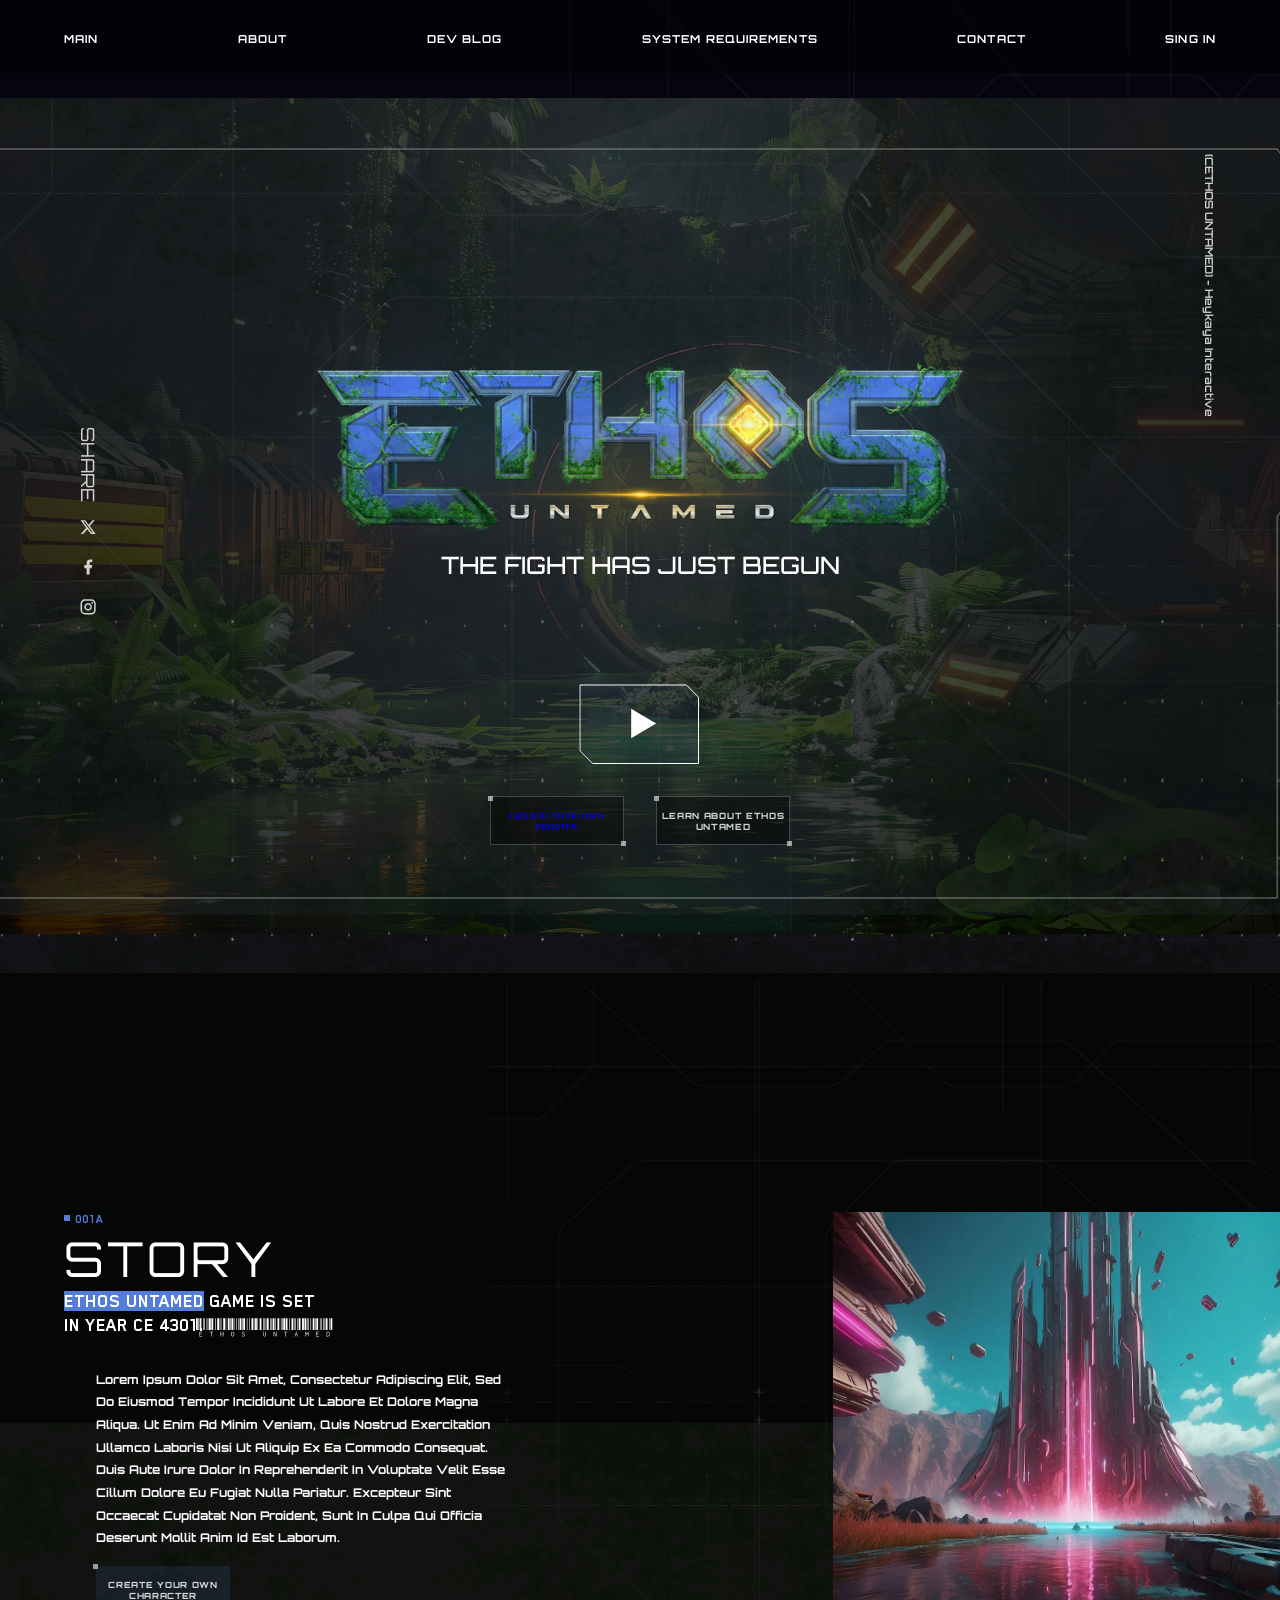
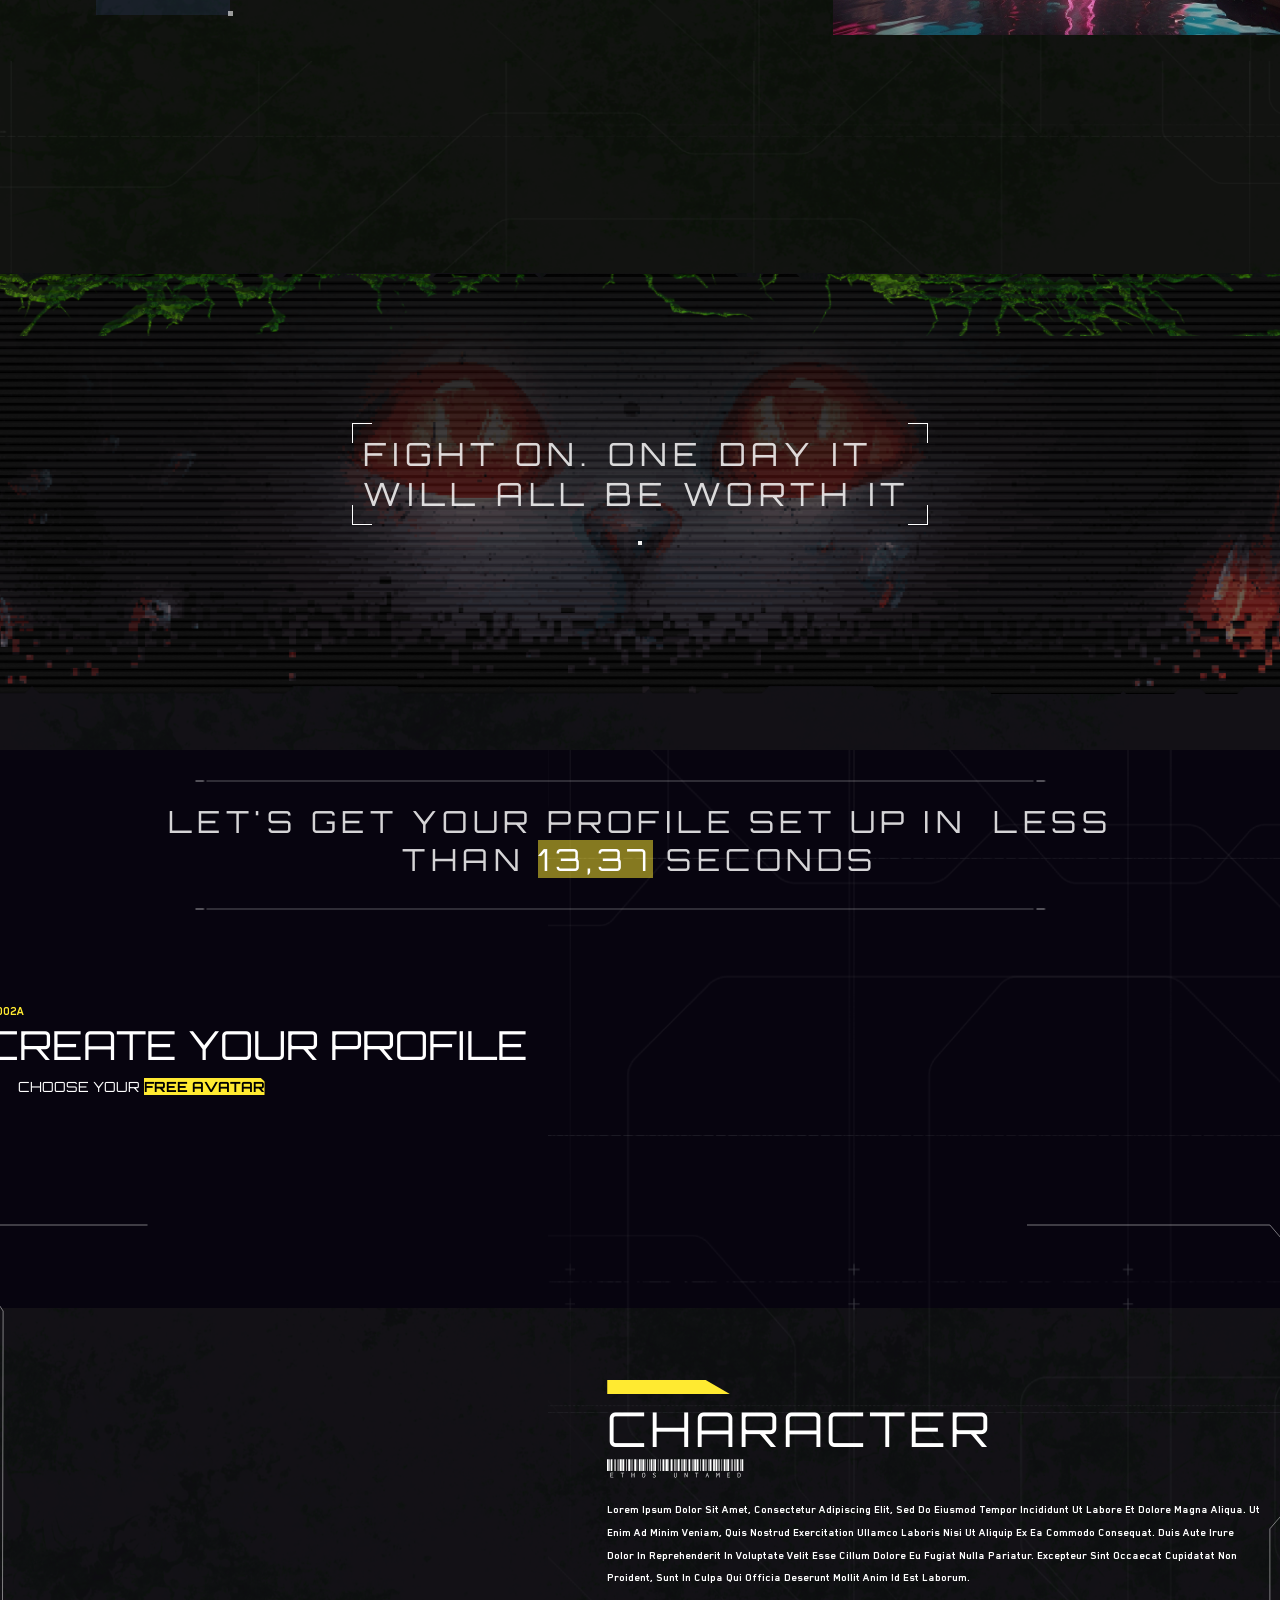
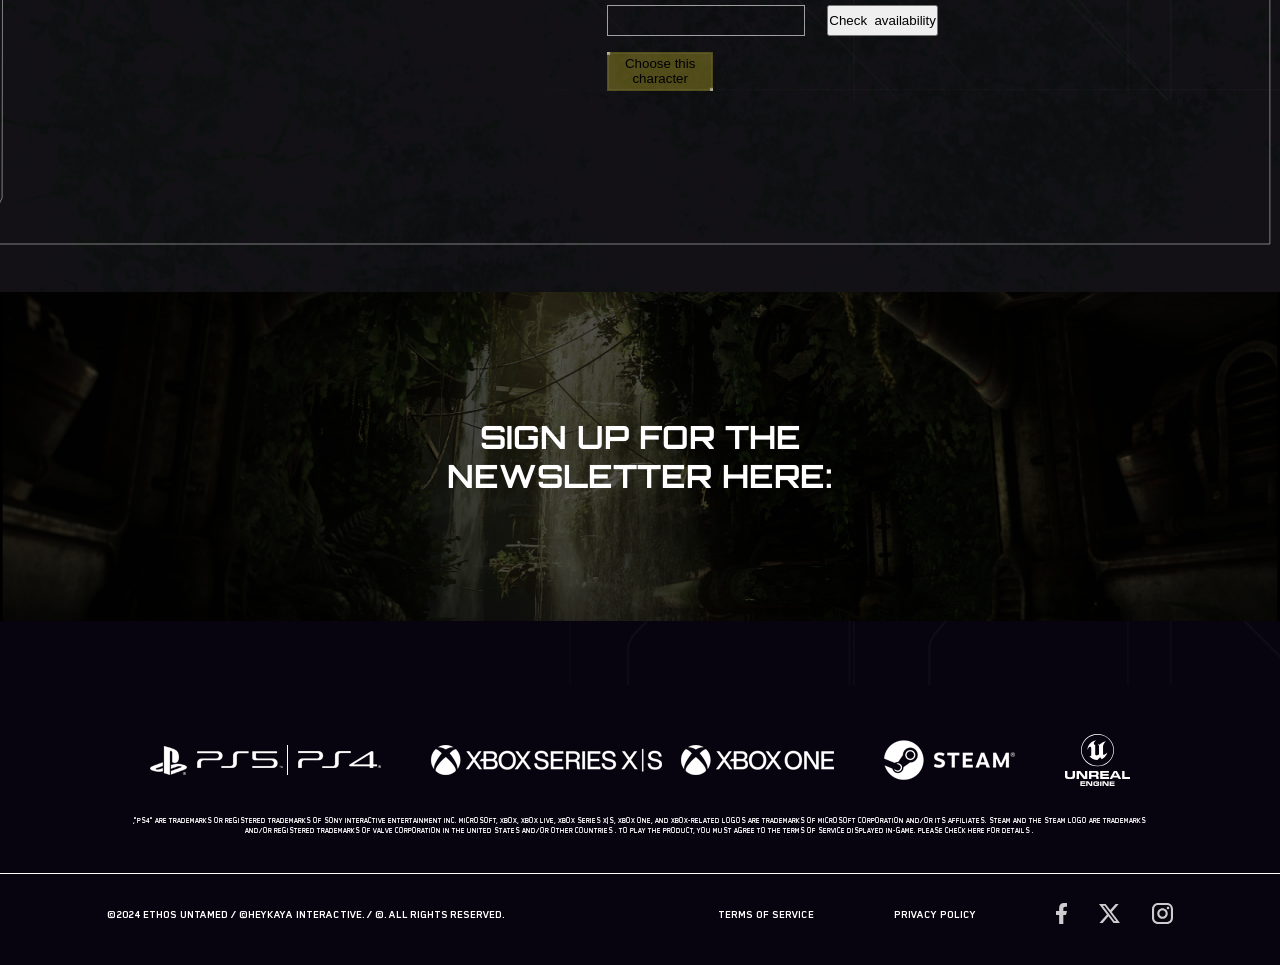
<file: index.html>
<!DOCTYPE html>
<html lang="en">

<head>
    <meta charset="UTF-8">
    <meta http-equiv="X-UA-Compatible" content="IE=edge">
    <meta name="viewport" content="width=device-width, initial-scale=1.0">
    <link href="https://unpkg.com/aos@2.3.1/dist/aos.css" rel="stylesheet">
    <link rel="stylesheet" href="https://cdn.jsdelivr.net/npm/swiper@11/swiper-bundle.min.css" />

    <link rel="stylesheet" href="style.css">
    <title>Ethos</title>
</head>

<body>
    <header>
        <nav>
            <ul class="nav-ul">
                <li class="nav-links"><a href="">main</a></li>
                <li class="nav-links"><a href="">about</a></li>
                <li class="nav-links"><a href="">dev blog</a></li>
                <li class="nav-links"><a href="">System requirements</a></li>
                <li class="nav-links"><a href="">Contact</a></li>
                <li class="nav-links"><a href="">sing in</a></li>
            </ul>
        </nav>
        <div class="hero">
            <div class="hero-socials">
                <p>share</p>
                <span><svg xmlns="http://www.w3.org/2000/svg" width="19" height="19" viewBox="0 0 19 19" fill="none">
                        <path
                            d="M13.4663 2.27586H15.793L10.7102 8.06035L16.6897 15.931H12.0074L8.34104 11.157L4.1451 15.931H1.81614L7.25317 9.74448L1.51724 2.27586H6.31779L9.63297 6.63945L13.4663 2.27586ZM12.65 14.5443H13.9397L5.61683 3.58979H4.2331L12.65 14.5443Z"
                            fill="white" fill-opacity="0.8" />
                    </svg></span>
                <span><svg xmlns="http://www.w3.org/2000/svg" width="19" height="20" viewBox="0 0 19 20" fill="none">
                        <path
                            d="M10.6207 11.1379H12.5172L13.2759 8.10345H10.6207V6.58621C10.6207 5.80483 10.6207 5.06897 12.1379 5.06897H13.2759V2.52C13.0285 2.48738 12.0947 2.4138 11.1085 2.4138C9.04882 2.4138 7.5862 3.67083 7.5862 5.97931V8.10345H5.31033V11.1379H7.5862V17.5862H10.6207V11.1379Z"
                            fill="white" fill-opacity="0.8" />
                    </svg></span>
                <span><svg xmlns="http://www.w3.org/2000/svg" width="19" height="19" viewBox="0 0 19 19" fill="none">
                        <path
                            d="M5.91724 2.31035H12.2897C14.7172 2.31035 16.6897 4.28276 16.6897 6.71035V13.0828C16.6897 14.2497 16.2261 15.3689 15.4009 16.194C14.5758 17.0192 13.4566 17.4828 12.2897 17.4828H5.91724C3.48966 17.4828 1.51724 15.5103 1.51724 13.0828V6.71035C1.51724 5.5434 1.98081 4.42424 2.80597 3.59908C3.63113 2.77392 4.75029 2.31035 5.91724 2.31035ZM5.76552 3.82759C5.0412 3.82759 4.34655 4.11532 3.83439 4.62749C3.32222 5.13966 3.03448 5.83431 3.03448 6.55862V13.2345C3.03448 14.7441 4.25586 15.9655 5.76552 15.9655H12.4414C13.1657 15.9655 13.8603 15.6778 14.3725 15.1656C14.8847 14.6535 15.1724 13.9588 15.1724 13.2345V6.55862C15.1724 5.04897 13.951 3.82759 12.4414 3.82759H5.76552ZM13.0862 4.96552C13.3377 4.96552 13.5789 5.06543 13.7567 5.24326C13.9346 5.4211 14.0345 5.6623 14.0345 5.9138C14.0345 6.1653 13.9346 6.40649 13.7567 6.58433C13.5789 6.76217 13.3377 6.86207 13.0862 6.86207C12.8347 6.86207 12.5935 6.76217 12.4157 6.58433C12.2378 6.40649 12.1379 6.1653 12.1379 5.9138C12.1379 5.6623 12.2378 5.4211 12.4157 5.24326C12.5935 5.06543 12.8347 4.96552 13.0862 4.96552ZM9.10345 6.10345C10.1094 6.10345 11.0742 6.50308 11.7856 7.21443C12.4969 7.92577 12.8966 8.89056 12.8966 9.89656C12.8966 10.9025 12.4969 11.8673 11.7856 12.5787C11.0742 13.29 10.1094 13.6897 9.10345 13.6897C8.09746 13.6897 7.13267 13.29 6.42132 12.5787C5.70998 11.8673 5.31035 10.9025 5.31035 9.89656C5.31035 8.89056 5.70998 7.92577 6.42132 7.21443C7.13267 6.50308 8.09746 6.10345 9.10345 6.10345ZM9.10345 7.62069C8.49985 7.62069 7.92098 7.86047 7.49417 8.28728C7.06736 8.71408 6.82759 9.29296 6.82759 9.89656C6.82759 10.5002 7.06736 11.079 7.49417 11.5058C7.92098 11.9326 8.49985 12.1724 9.10345 12.1724C9.70705 12.1724 10.2859 11.9326 10.7127 11.5058C11.1395 11.079 11.3793 10.5002 11.3793 9.89656C11.3793 9.29296 11.1395 8.71408 10.7127 8.28728C10.2859 7.86047 9.70705 7.62069 9.10345 7.62069Z"
                            fill="white" fill-opacity="0.8" />
                    </svg></span>
            </div>
            <div class="hero-text">
                <p>(CETHOS UNTAMED) - Heykaya Interactive</p>
            </div>
            <div class="logo-container">
                <img src="./assets/img/logo.png" alt="" class="hero-logo">
                <p class="hero-slogan">the fight has just begun</p>
            </div>
            <div class="hero-play-button">

            </div>
            <div class="call-to-action">
                <button class="cta-button"><a href="./devblog.html">
                     create your
                    own profile
                </a>
                   
                </button>
                <button class="cta-button">Learn about Ethos UNTAMED</button>
            </div>

        </div>
    </header>
    <div class="story-wrapper">
        <div class="story-cointainer">
            <div class="story-column">
                <p class="story-pagination">001A</p>
                <div class="story-title">
                    <h1>STORY</h1>
                </div>
                <div class="story-slogan">
                    <h2> <mark>Ethos Untamed</mark> Game is set in year CE 4301.</h2>
                    <svg width="137" height="19" viewBox="0 0 137 19" fill="none" xmlns="http://www.w3.org/2000/svg">
                        <path
                            d="M0 12V0.199999H1.8V12H0ZM2.4 12V0.199999H3V12H2.4ZM3.6 12V0.199999H5.4V12H3.6ZM7.2 12V0.199999H7.8V12H7.2ZM8.4 12V0.199999H9V12H8.4ZM3.38 13.74H6.22V14.2H3.86V15.72H5.82V16.2H3.86V17.92H6.2V18.38H3.38V13.74ZM10.6094 12V0.199999H11.2094V12H10.6094ZM11.8094 12V0.199999H12.4094V12H11.8094ZM13.0094 12V0.199999H14.8094V12H13.0094ZM15.4094 12V0.199999H17.2094V12H15.4094ZM19.0094 12V0.199999H19.6094V12H19.0094ZM15.0894 14.2H13.7894V13.74H16.9894V14.2H15.6294V18.38H15.0894V14.2ZM21.2188 12V0.199999H23.0188V12H21.2188ZM23.6188 12V0.199999H24.2188V12H23.6188ZM24.8188 12V0.199999H25.4188V12H24.8188ZM27.2188 12V0.199999H29.0188V12H27.2188ZM29.6188 12V0.199999H30.2188V12H29.6188ZM24.5388 13.74H25.1388V13.8C25.1121 13.8267 25.0921 13.86 25.0788 13.9C25.0788 13.9267 25.0788 13.9867 25.0788 14.08V15.72H26.8788V13.74H27.4988V13.8C27.4721 13.8267 27.4521 13.86 27.4388 13.9C27.4388 13.9267 27.4388 13.9867 27.4388 14.08V18.38H26.8788V16.18H25.0788V18.38H24.5388V13.74ZM31.8281 12V0.199999H33.6281V12H31.8281ZM34.2281 12V0.199999H34.8281V12H34.2281ZM35.4281 12V0.199999H37.2281V12H35.4281ZM37.8281 12V0.199999H38.4281V12H37.8281ZM40.2281 12V0.199999H40.8281V12H40.2281ZM36.6281 18.46C36.0948 18.46 35.6881 18.2533 35.4081 17.84C35.1148 17.4267 34.9681 16.84 34.9681 16.08C34.9681 15.3467 35.1148 14.7667 35.4081 14.34C35.7015 13.9267 36.1081 13.72 36.6281 13.72C37.1481 13.72 37.5548 13.9267 37.8481 14.34C38.1415 14.7667 38.2881 15.3467 38.2881 16.08C38.2881 16.84 38.1415 17.4267 37.8481 17.84C37.5681 18.2533 37.1615 18.46 36.6281 18.46ZM36.6281 18C36.9881 18 37.2615 17.84 37.4481 17.52C37.6481 17.1867 37.7481 16.7067 37.7481 16.08C37.7481 15.4933 37.6481 15.0267 37.4481 14.68C37.2481 14.3467 36.9748 14.18 36.6281 14.18C36.2815 14.18 36.0081 14.3467 35.8081 14.68C35.6081 15.0267 35.5081 15.4933 35.5081 16.08C35.5081 16.7067 35.6015 17.1867 35.7881 17.52C35.9881 17.84 36.2681 18 36.6281 18ZM42.4375 12V0.199999H43.0375V12H42.4375ZM43.6375 12V0.199999H45.4375V12H43.6375ZM46.0375 12V0.199999H46.6375V12H46.0375ZM47.2375 12V0.199999H49.0375V12H47.2375ZM50.8375 12V0.199999H51.4375V12H50.8375ZM47.2175 18.46C46.6175 18.46 46.1308 18.26 45.7575 17.86L46.0375 17.4L46.0575 17.34L46.1175 17.36C46.1175 17.3733 46.1242 17.4 46.1375 17.44C46.1375 17.4667 46.1508 17.5 46.1775 17.54C46.1908 17.5667 46.2175 17.5933 46.2575 17.62C46.5375 17.86 46.8842 17.98 47.2975 17.98C47.5642 17.98 47.7908 17.9067 47.9775 17.76C48.1642 17.6 48.2575 17.4133 48.2575 17.2C48.2575 17.0533 48.2242 16.9267 48.1575 16.82C48.1042 16.7267 48.0042 16.6333 47.8575 16.54C47.7108 16.4467 47.4842 16.3333 47.1775 16.2C46.7242 16.0267 46.3975 15.8267 46.1975 15.6C46.0108 15.3733 45.9175 15.12 45.9175 14.84C45.9175 14.4933 46.0442 14.2133 46.2975 14C46.5508 13.7867 46.8908 13.68 47.3175 13.68C47.5708 13.68 47.8108 13.7333 48.0375 13.84C48.2508 13.9467 48.4442 14.0867 48.6175 14.26L48.2775 14.72L48.2375 14.68C48.2375 14.6667 48.2308 14.6467 48.2175 14.62C48.2175 14.58 48.2042 14.5467 48.1775 14.52C48.1642 14.48 48.1375 14.4467 48.0975 14.42C47.9908 14.3133 47.8642 14.2333 47.7175 14.18C47.5842 14.14 47.4242 14.12 47.2375 14.12C46.9975 14.12 46.8108 14.1867 46.6775 14.32C46.5308 14.4533 46.4575 14.6133 46.4575 14.8C46.4575 14.9467 46.4842 15.0733 46.5375 15.18C46.6042 15.2867 46.7175 15.3867 46.8775 15.48C47.0375 15.5867 47.2775 15.7 47.5975 15.82C48.0375 16.0067 48.3442 16.1933 48.5175 16.38C48.6775 16.58 48.7575 16.8267 48.7575 17.12C48.7575 17.3467 48.7042 17.56 48.5975 17.76C48.4775 17.96 48.3042 18.1267 48.0775 18.26C47.8375 18.3933 47.5508 18.46 47.2175 18.46ZM53.0469 12V0.199999H53.6469V12H53.0469ZM55.4469 12V0.199999H57.2469V12H55.4469ZM57.8469 12V0.199999H58.4469V12H57.8469ZM59.0469 12V0.199999H60.8469V12H59.0469ZM61.4469 12V0.199999H62.0469V12H61.4469ZM63.6562 12V0.199999H65.4563V12H63.6562ZM67.2563 12V0.199999H67.8563V12H67.2563ZM68.4563 12V0.199999H69.0563V12H68.4563ZM69.6563 12V0.199999H70.2563V12H69.6563ZM70.8563 12V0.199999H72.6563V12H70.8563ZM68.4563 18.46C67.9763 18.46 67.6096 18.3133 67.3563 18.02C67.1029 17.7267 66.9763 17.3133 66.9763 16.78V13.74H67.5563V13.8C67.5163 13.8267 67.4963 13.86 67.4963 13.9C67.4829 13.9267 67.4763 13.9867 67.4763 14.08V16.78C67.4763 17.18 67.5563 17.4867 67.7163 17.7C67.8629 17.9133 68.1163 18.02 68.4763 18.02C68.8229 18.02 69.0763 17.9133 69.2363 17.7C69.3963 17.4867 69.4763 17.1733 69.4763 16.76V13.74H69.9763V16.76C69.9763 17.3333 69.8429 17.76 69.5763 18.04C69.3096 18.32 68.9363 18.46 68.4563 18.46ZM74.2656 12V0.199999H74.8656V12H74.2656ZM75.4656 12V0.199999H76.0656V12H75.4656ZM76.6656 12V0.199999H78.4656V12H76.6656ZM79.0656 12V0.199999H79.6656V12H79.0656ZM81.4656 12V0.199999H83.2656V12H81.4656ZM77.5856 13.74H78.0856L80.0256 17.18V13.74H80.6056V13.8C80.5656 13.8267 80.5456 13.86 80.5456 13.9C80.5323 13.9267 80.5256 13.9867 80.5256 14.08V18.38H80.1256L78.0656 14.74V18.38H77.5856V13.74ZM84.875 12V0.199999H85.475V12H84.875ZM86.075 12V0.199999H86.675V12H86.075ZM87.275 12V0.199999H89.075V12H87.275ZM89.675 12V0.199999H91.475V12H89.675ZM93.275 12V0.199999H93.875V12H93.275ZM89.355 14.2H88.055V13.74H91.255V14.2H89.895V18.38H89.355V14.2ZM95.4844 12V0.199999H97.2844V12H95.4844ZM97.8844 12V0.199999H98.4844V12H97.8844ZM99.0844 12V0.199999H99.6844V12H99.0844ZM101.484 12V0.199999H102.084V12H101.484ZM102.684 12V0.199999H104.484V12H102.684ZM101.024 17.02H99.5244L99.0644 18.38H98.5444L100.244 13.66H100.304L102.024 18.38H101.484L101.024 17.02ZM100.884 16.62L100.284 14.86L99.6644 16.62H100.884ZM106.094 12V0.199999H107.894V12H106.094ZM108.494 12V0.199999H110.294V12H108.494ZM110.894 12V0.199999H111.494V12H110.894ZM112.094 12V0.199999H112.694V12H112.094ZM114.494 12V0.199999H115.094V12H114.494ZM109.334 13.74H109.754L110.894 16.02L112.054 13.74H112.454V18.38H111.954V14.88L110.954 16.76H110.754L109.814 14.9V18.38H109.334V13.74ZM116.703 12V0.199999H118.503V12H116.703ZM119.103 12V0.199999H119.703V12H119.103ZM120.303 12V0.199999H122.103V12H120.303ZM123.903 12V0.199999H124.503V12H123.903ZM125.103 12V0.199999H125.703V12H125.103ZM120.083 13.74H122.923V14.2H120.563V15.72H122.523V16.2H120.563V17.92H122.903V18.38H120.083V13.74ZM127.312 12V0.199999H127.913V12H127.312ZM128.513 12V0.199999H129.113V12H128.513ZM129.713 12V0.199999H131.513V12H129.713ZM133.313 12V0.199999H133.913V12H133.313ZM134.513 12V0.199999H136.313V12H134.513ZM130.653 13.74H131.733C132.119 13.74 132.419 13.7933 132.633 13.9C132.859 14.0067 133.053 14.1667 133.213 14.38C133.519 14.78 133.673 15.3467 133.673 16.08C133.646 16.84 133.473 17.4133 133.153 17.8C132.833 18.2 132.333 18.3933 131.653 18.38H130.653V13.74ZM131.613 17.98C132.639 17.98 133.153 17.36 133.153 16.12C133.153 15.4933 133.039 15.0133 132.813 14.68C132.573 14.3467 132.199 14.18 131.693 14.18H131.153V17.98H131.613Z"
                            fill="white" />
                    </svg>

                </div>
                <div class="story-content">
                    <p class="story-p">
                        Lorem ipsum dolor sit amet, consectetur adipiscing elit, sed do eiusmod tempor incididunt ut
                        labore
                        et dolore magna aliqua. Ut enim ad minim veniam, quis nostrud exercitation ullamco laboris nisi
                        ut
                        aliquip ex ea commodo consequat. Duis aute irure dolor in reprehenderit in voluptate velit esse
                        cillum dolore eu fugiat nulla pariatur.
                        Excepteur sint occaecat cupidatat non proident, sunt in culpa qui officia deserunt mollit anim
                        id
                        est laborum.
                    </p>
                    <button class="story-button">
                        Create your own character
                    </button>
                </div>
            </div>
            <div class="swiper-slide">
                <img width="500px" src="./assets/img/story-slider.jpeg" alt="">
            </div>
        </div>
    </div>
    <div class="teaser-wrapper">
        <div class="teaser-container">
            <div class="teaser-cta">
                <p>Fight on. One day it will all be worth it</p>
            </div>
            <button class="teaser-play">

            </button>
        </div>
    </div>
    <div class="profile-setup-wrraper">
        <div class="profile-setup-cta">
            <p>Let's get your profile set up in  less than <span>13,37</span> seconds</p>
        </div>
        <div class="profile-setup-container">
            <p class="section-number">002A</p>

            <div class="profile-setup-title">
                <h1>Create Your profile</h1>
            </div>
            <div class="profile-setup-slogan">
                <h1>Choose Your <span>Free avatar</span></h1>
            </div>
            <div class="profile-setup-card-wrapper">
                <div class="profile-setup-loading">

                </div>
                <div class="profile-setup-card">
                    <svg class="profile-setup-card-shape" width="1300" height="621" viewBox="0 0 1300 621" fill="none"
                        xmlns="http://www.w3.org/2000/svg">
                        <path
                            d="M1037 1H1279.86L1297.17 21.2024C1298.55 107.399 1300.49 280.762 1297.17 284.641C1293.84 288.52 1284.24 299.725 1279.86 304.843V620H1V596.565L12.0754 573.939L13.1137 87.062L1 68.4759V1H157.5"
                            stroke="#EAEAEA" stroke-width="0.5" />
                    </svg>
                    <div class="character-slider">

                    </div>
                    <div class="character-info">
                        <div class="character-info-title">
                            <h1>character</h1>
                        </div>

                        <p class="character-info-text">Lorem ipsum dolor sit amet, consectetur adipiscing elit, sed do
                            eiusmod tempor incididunt ut labore et dolore magna aliqua. Ut enim ad minim veniam, quis
                            nostrud exercitation ullamco laboris nisi ut aliquip ex ea commodo consequat. Duis aute
                            irure dolor in reprehenderit in voluptate velit esse cillum dolore eu fugiat nulla pariatur.
                            Excepteur sint occaecat cupidatat non proident, sunt in culpa qui officia deserunt mollit
                            anim id est laborum.</p>

                        <div class="character-info-input">
                            <input type="text">
                            <input type="button" value="Check  availability">
                        </div>
                        <button class="character-info-button">
                            Choose
                            this character
                        </button>
                    </div>
                </div>
            </div>
        </div>
    </div>
    <div class="news-papper-wrraper">
        <h1 class="news-papper-title">SIGN UP FOR THE NEWSLETTER HERE:</h1>
        <div class="news-papper-register">

        </div>
    </div>
    <footer>
        <div class="up-footer">
            <div class="stores-wrapper">
                <img src="./assets/img/img_pf_ps 1.svg" alt="">
                <img src="./assets/img/img_pf_xbox 1.svg" alt="">
                <img src="./assets/img/img_pf_steam 1.svg" alt="">
                <svg xmlns="http://www.w3.org/2000/svg" width="65" height="52" viewBox="0 0 65 52" fill="none">
                    <path
                        d="M20.428 51.9396H15.3486V47.3736H20.348V48.3849H16.7075V49.1625H20.1535V50.1163H16.7098V50.9027H20.428V51.9396ZM49.6506 51.9396H44.6512V47.446H49.5726V48.4363H45.991V49.2011H49.3825V50.139H45.991V50.9137H49.6506V51.9396ZM27.318 51.9396H25.2603L22.5545 48.5246H22.5281V51.9396H21.1834V47.3736H23.2712L25.9439 50.7928H25.97V47.3736H27.318V51.9396ZM43.6008 51.9396H41.5462L38.8403 48.5246H38.8139V51.9396H37.4631V47.3736H39.551L42.2236 50.7928H42.2497V47.3736H43.6005L43.6008 51.9396ZM31.495 51.998L31.2858 52L31.1271 51.9995L30.974 51.998L30.8267 51.9955L30.6845 51.992L30.5485 51.9876L30.4179 51.9823L30.2928 51.9759L30.1734 51.9684C29.9036 51.955 29.6357 51.9158 29.3736 51.8515C29.1815 51.8046 29.0004 51.7215 28.8407 51.6068C28.7009 51.5 28.591 51.3603 28.5213 51.2007C28.4373 51.0074 28.3838 50.8028 28.3626 50.5938C28.3377 50.3484 28.3245 50.102 28.323 49.8554V49.6162C28.321 49.3324 28.3349 49.0487 28.3646 48.7664C28.3845 48.5564 28.437 48.3505 28.5202 48.1561C28.5912 47.9972 28.7013 47.858 28.8407 47.7512C29.0006 47.6373 29.1821 47.5557 29.3746 47.5114C29.61 47.454 29.85 47.4169 30.0919 47.4002L30.1724 47.3955C30.2118 47.393 30.2519 47.3905 30.2928 47.3886L30.4185 47.3826L30.4832 47.3798L30.6168 47.3751L30.7559 47.3714L30.9004 47.3689L30.9745 47.3677L31.1269 47.3662L31.2848 47.3657H31.4869L31.638 47.3662L31.7835 47.3677L31.9236 47.3701L31.9917 47.3714L32.1237 47.3751L32.2499 47.3798L32.3111 47.3823L32.4294 47.3886C32.6627 47.4 32.8948 47.4278 33.1241 47.4719C33.2917 47.5025 33.4537 47.5579 33.6045 47.636C33.7256 47.6992 33.8297 47.79 33.9076 47.9006C33.9851 48.0175 34.0371 48.1486 34.0605 48.2861C34.0869 48.4374 34.1011 48.5905 34.1029 48.744V48.9852H32.7884V48.9298C32.791 48.8402 32.7739 48.7509 32.7389 48.6681C32.6978 48.5906 32.6291 48.5305 32.5459 48.499C32.4308 48.4553 32.3102 48.4266 32.1874 48.4137L32.1412 48.4097C32.0833 48.4043 32.0193 48.3998 31.949 48.3958L31.8617 48.3918L31.7685 48.3886L31.6694 48.3861L31.5646 48.3846L31.4536 48.3839H31.2794L31.1657 48.3846L31.005 48.3866L30.9047 48.3888L30.8095 48.3916L30.7198 48.3951L30.6772 48.3968C30.5237 48.402 30.3711 48.4209 30.2212 48.4533C30.1171 48.4751 30.0188 48.5179 29.933 48.5791C29.8593 48.6363 29.8037 48.7129 29.773 48.7999C29.7397 48.8979 29.7184 48.9995 29.7095 49.1024L29.7062 49.1466C29.7042 49.174 29.7024 49.2028 29.7009 49.2324L29.6966 49.325L29.6935 49.4242L29.6918 49.5296L29.6913 49.5851V49.7791L29.6925 49.886L29.6951 49.986L29.6986 50.0798C29.7002 50.1101 29.7017 50.1392 29.7037 50.1671L29.7062 50.2083C29.7128 50.324 29.7352 50.4384 29.773 50.5481C29.804 50.6346 29.8593 50.7105 29.933 50.7669C30.0188 50.8281 30.1171 50.8709 30.2212 50.8928C30.3496 50.9204 30.4802 50.9383 30.6114 50.946L30.7198 50.9512L30.8095 50.9547L30.9047 50.9577L31.005 50.9599L31.1109 50.9612L31.2218 50.9619H31.5653L31.6715 50.9617L31.7715 50.9604C31.8365 50.9592 31.8975 50.9572 31.9543 50.954L32.0942 50.944L32.1849 50.937C32.2578 50.9311 32.323 50.9244 32.3809 50.9157C32.4665 50.9037 32.5503 50.8808 32.6297 50.8473C32.6863 50.8224 32.7361 50.7843 32.7744 50.7363C32.8092 50.6904 32.8324 50.6371 32.842 50.5807C32.8532 50.5113 32.8585 50.4411 32.8582 50.3707V50.2439H31.0695V49.3625H34.1565V50.3767C34.1587 50.57 34.144 50.7632 34.113 50.9542C34.0881 51.1055 34.0346 51.2509 33.9554 51.383C33.8792 51.5036 33.7751 51.6053 33.652 51.6802C33.5006 51.7686 33.3356 51.8324 33.1634 51.8692C32.9598 51.9144 32.7531 51.9453 32.5449 51.9622L32.4558 51.9684C32.3969 51.9726 32.3357 51.9764 32.273 51.9799L32.144 51.9858L32.0775 51.9883L31.9404 51.9925C31.8703 51.9945 31.7982 51.9958 31.724 51.9968L31.5727 51.998H31.495ZM36.4721 51.9508H35.1061V47.4184H36.4721V51.9508ZM5.22357 44.9804L4.87521 44.9819L4.6797 44.9814L4.58322 44.9806L4.39507 44.9786C4.30214 44.9771 4.21099 44.9754 4.12161 44.9734L3.9454 44.9687L3.77427 44.963L3.60771 44.956L3.44622 44.9483C3.41998 44.9468 3.39375 44.9454 3.36751 44.9438L3.21339 44.9344C3.18825 44.9328 3.16311 44.9311 3.13798 44.9294C2.70443 44.9045 2.27366 44.8452 1.84991 44.7521C1.53447 44.6854 1.23173 44.5704 0.952861 44.4113C0.724273 44.2764 0.530241 44.0921 0.385634 43.8724C0.23643 43.6368 0.135125 43.3752 0.0872944 43.1019C0.0250005 42.7574 -0.00407289 42.4079 0.000458363 42.0581V36.9075H2.39683V41.2971C2.39683 41.4224 2.39886 41.5396 2.40318 41.6485L2.408 41.7547C2.41155 41.8236 2.41638 41.889 2.42196 41.9507L2.42628 41.9964C2.43986 42.1664 2.47976 42.3334 2.5446 42.4916C2.59919 42.6227 2.68806 42.7376 2.80232 42.8244C2.93612 42.9186 3.08771 42.986 3.24818 43.0226C3.44683 43.0718 3.64958 43.1034 3.854 43.1171L3.98577 43.1245L4.09952 43.1295L4.21886 43.134L4.34353 43.1377L4.47378 43.1405L4.60962 43.1427L4.7513 43.1439L4.89857 43.1442H5.10068L5.24769 43.1439L5.38886 43.1425L5.45742 43.1415L5.59046 43.1387L5.65495 43.137L5.77988 43.1328L5.84005 43.1303L5.9566 43.125L6.01246 43.1218L6.0673 43.1186C6.29754 43.1073 6.52629 43.0758 6.75082 43.0246C6.91185 42.9892 7.06372 42.9218 7.19693 42.8264C7.3097 42.7383 7.39799 42.6239 7.45363 42.4936C7.51915 42.3355 7.5594 42.1685 7.57296 41.9984C7.59175 41.8002 7.6014 41.5692 7.6014 41.305V36.9065H9.99879V42.0569C10.0022 42.4054 9.97513 42.7537 9.91779 43.0977C9.87342 43.3716 9.77483 43.6343 9.62758 43.8712C9.48527 44.0906 9.29326 44.275 9.06644 44.4101C8.78847 44.5693 8.48645 44.6843 8.17168 44.7508C7.78173 44.8364 7.38581 44.8934 6.9872 44.9212L6.80236 44.9331L6.64671 44.9423L6.48624 44.9508L6.40398 44.9545L6.23615 44.9612L6.06298 44.9669L5.88525 44.9719L5.70244 44.9754L5.609 44.9769L5.41857 44.9794L5.22357 44.9804ZM22.3216 44.8839H18.7382L14.0202 38.9115H13.9737V44.8839H11.6238V36.8958H15.2638L19.9242 42.8741H19.9699V36.8958H22.3199V44.8799L22.3216 44.8839ZM26.3999 40.929H29.3868L29.5085 40.9285L29.6247 40.9275L29.7362 40.9258L29.8426 40.9233L29.8936 40.9215L29.9927 40.9181L30.0861 40.9136L30.175 40.9086L30.2174 40.9056L30.2986 40.8994L30.3748 40.8922C30.5702 40.881 30.7607 40.828 30.9329 40.7368C31.056 40.6641 31.1451 40.5472 31.1817 40.4109C31.2251 40.2294 31.2449 40.0436 31.2401 39.8573V39.7196C31.2445 39.5356 31.2249 39.3519 31.1817 39.1729C31.164 39.1055 31.1326 39.0424 31.0893 38.9872C31.046 38.9321 30.9918 38.8861 30.9298 38.8521C30.7555 38.7643 30.5644 38.7133 30.3687 38.7024L30.2925 38.6954L30.2115 38.6892C30.1974 38.6881 30.1833 38.6871 30.1691 38.6862L30.0808 38.6812L29.9876 38.6768L29.8896 38.673L29.7865 38.6703L29.6786 38.6678L29.5656 38.6666L29.4475 38.6658H26.3999V40.929ZM33.654 44.8839H31.2858V44.236C31.2876 44.035 31.2782 43.8338 31.2574 43.6339C31.2435 43.4855 31.2021 43.3407 31.1352 43.2069C31.0752 43.0927 30.9856 42.996 30.8752 42.9266C30.739 42.8462 30.5889 42.7908 30.4324 42.7632C30.209 42.72 29.9825 42.6942 29.755 42.6861L29.7004 42.6833L29.5872 42.6784C29.5677 42.6777 29.5482 42.677 29.5288 42.6764L29.4074 42.6727L29.281 42.6697L29.1489 42.6674C29.1263 42.6671 29.1037 42.6669 29.0811 42.6667L28.9415 42.6654H28.8696L26.3999 42.6652V44.8836H24.0258V36.8958H30.3484C30.8604 36.8876 31.3722 36.9223 31.8782 36.9995L31.9866 37.0169C32.3514 37.0715 32.6979 37.2099 32.9976 37.4208C33.2454 37.6116 33.425 37.8745 33.5105 38.1716C33.6131 38.5479 33.6606 38.9369 33.652 39.3264V39.6066C33.6553 39.8828 33.6302 40.1586 33.577 40.4299C33.5344 40.645 33.4518 40.8507 33.3333 41.0367C33.2217 41.2063 33.0737 41.35 32.8996 41.4577C32.6979 41.578 32.4766 41.6635 32.2453 41.7104V41.7559C32.4851 41.7904 32.7207 41.8492 32.9481 41.9313C33.1202 41.993 33.2701 42.1024 33.3798 42.2461C33.4939 42.4099 33.5674 42.5975 33.5943 42.794C33.637 43.08 33.6563 43.3693 33.652 43.6585V44.8796L33.654 44.8839ZM44.068 44.8839H35.2102V36.8958H43.9283V38.6616H37.5832V40.0195H43.5926V41.6875H37.5834V43.0634H44.068V44.8839ZM52.0762 41.7895L50.4151 38.5855H50.3565L48.7071 41.7895H52.0762ZM56.2707 44.8896H53.6859L52.9389 43.4566H47.8557L47.1207 44.8896H44.5552L48.9325 36.9067H51.8741L56.2707 44.8896ZM65 44.8896H57.1492V36.9067H59.5458V43.0365H65V44.8896ZM32.5 1.55126e-07C34.6654 -0.000293812 36.8097 0.417222 38.8103 1.2287C40.811 2.04019 42.6289 3.22974 44.1602 4.72944C45.6915 6.22913 46.9062 8.00959 47.7349 9.96915C48.5636 11.9287 48.9902 14.029 48.9902 16.15C48.9907 25.0702 41.6089 32.3018 32.5023 32.3022C23.3957 32.3027 16.0128 25.0722 16.0121 16.152C16.0115 7.32131 23.2466 0.145491 32.2275 0.00248718L32.5 1.55126e-07ZM38.5567 1.82498C32.6414 -0.575 25.8326 0.751828 21.3055 5.18645C16.7783 9.62131 15.4243 16.2905 17.8747 22.0848C20.3252 27.8786 26.0975 31.6561 32.5002 31.6556C41.2422 31.6551 48.3288 24.7133 48.3288 16.1503C48.3288 9.87897 44.4719 4.22496 38.5567 1.82498ZM31.0047 6.37624C29.6245 7.14722 28.8478 8.40491 28.8478 9.46065C28.8478 10.7365 29.4409 10.9372 29.8654 10.8514L29.9165 10.8397C29.9248 10.8375 29.9331 10.8352 29.9414 10.8327L29.9893 10.8173C29.997 10.8145 30.0046 10.8116 30.0122 10.8086L30.0566 10.7902C30.0636 10.787 30.0706 10.7837 30.0775 10.7803L30.1171 10.7596L30.1534 10.7377L30.1861 10.7154C30.1912 10.7114 30.1963 10.7076 30.2009 10.7037V20.5011C30.2532 20.6242 30.3209 20.7403 30.403 20.8468C30.5412 21.034 30.7232 21.186 30.9338 21.2901C31.1445 21.3941 31.3775 21.4472 31.6133 21.4449C32.044 21.4449 32.5271 21.2469 32.9463 21.0136L33.0644 20.9465L33.1787 20.8778L33.2878 20.8092L33.3919 20.7411L33.49 20.6744L33.5814 20.6102L33.7429 20.4921L33.8711 20.3934L33.9615 20.321L34.0148 20.2762V12.3431C34.0148 11.5358 33.394 10.5604 32.7722 10.2276L32.858 10.2162L32.9585 10.2075L33.055 10.2023L33.168 10.1998H33.2089L33.2952 10.2018L33.3404 10.2038L33.4343 10.2095C33.4826 10.2132 33.5329 10.2182 33.5842 10.2244L33.6888 10.2393C34.0252 10.2923 34.4091 10.4102 34.7577 10.6544L34.8128 10.6942C34.9796 10.4939 35.1571 10.3024 35.3445 10.1205C36.7963 8.7235 38.1908 8.02887 39.4555 7.64089L39.6444 7.58493C39.6755 7.57601 39.7066 7.56722 39.7378 7.55857L39.9237 7.50883C39.9851 7.49316 40.0463 7.47774 40.1073 7.46332L40.2886 7.42104L40.4678 7.38199L40.6448 7.34618L40.9063 7.29718L40.9919 7.28201L40.886 7.36807L40.7339 7.49888L40.6374 7.58543L40.5295 7.68566L40.4112 7.79907L40.2837 7.92541L40.1946 8.01668L40.1024 8.11318L40.008 8.21515L39.9113 8.32259L39.813 8.435L39.7135 8.55264L39.6129 8.675L39.5626 8.73817L39.4616 8.86749C39.3946 8.95578 39.3273 9.04681 39.261 9.14107L39.162 9.28432C39.129 9.33282 39.0967 9.38206 39.0645 9.43205L38.9688 9.58376C38.4482 10.4313 38.0323 11.4664 38.0323 12.6105L38.0379 14.1783L38.092 20.4192C38.7456 21.034 39.5857 20.7572 40.4691 20.1198L40.5872 20.0328L40.6463 19.9877L40.7649 19.8947L40.8246 19.8467L40.9436 19.7487L41.003 19.6982L41.1224 19.5955L41.242 19.4898L41.4212 19.3269L41.6002 19.1596L41.7762 18.9912L41.9514 18.8203L42.0674 18.7052L42.2985 18.4739L42.2792 18.5614L42.2571 18.6544L42.219 18.8037L42.1898 18.9091L42.1576 19.0193L42.122 19.1337L42.0834 19.2528L42.0413 19.3757L41.9958 19.5025L41.9468 19.6328L41.8943 19.7666L41.8376 19.9037L41.7775 20.0439L41.7457 20.1151L41.6797 20.2593L41.6091 20.4061L41.5345 20.5548L41.4956 20.6301L41.4144 20.7821C41.4007 20.8077 41.3864 20.8333 41.3722 20.8589L41.2846 21.0134C40.4584 22.438 39.0518 24.0476 36.7179 25.1277L35.1 23.345L32.3697 26.0349C30.8152 26.0144 29.2866 25.6421 27.9034 24.9472C26.5201 24.2522 25.3197 23.2533 24.3958 22.0286C24.6863 22.1171 24.9861 22.1723 25.2895 22.193C25.7364 22.2009 26.2209 22.0405 26.2209 21.3016V14.0465C26.2275 13.8598 26.1894 13.6742 26.1096 13.5045C26.0297 13.3349 25.9104 13.186 25.7611 13.0697C25.6119 12.9534 25.4368 12.8731 25.2501 12.8351C25.0634 12.7971 24.8702 12.8025 24.686 12.851C24.0637 12.9902 23.5028 13.8105 23.0935 14.6071L23.0186 14.756L22.9475 14.9033L22.88 15.048L22.8165 15.1893L22.7571 15.3256L22.702 15.4564L22.6512 15.5805L22.5631 15.8041L22.494 15.9883L22.4107 16.2254C22.3967 14.7979 22.7003 13.3846 23.3003 12.0837C23.9003 10.7827 24.7824 9.6254 25.8852 8.69216C27.5374 7.32056 29.1563 6.73611 30.4723 6.4705L30.6538 6.43543C30.6838 6.42971 30.7135 6.42449 30.7432 6.41926L30.9184 6.38992L31.0047 6.37624Z"
                        fill="white" />
                </svg>

            </div>

            <div class="footer-desc">
                <p>,"PS4" are trademarks or registered trademarks of Sony Interactive Entertainment Inc. Microsoft,
                    Xbox,
                    Xbox Live, Xbox Series X|S, Xbox One, and Xbox-related logos are trademarks of Microsoft Corporation
                    and/or its affiliates. STEAM and the STEAM logo are trademarks and/or registered trademarks of Valve
                    Corporation in the United States and/or other countries . To play the product, you must agree to the
                    Terms of Service displayed in-game. Please check here for details .</p>
            </div>
        </div>
        <hr class="footer-hr">
        <div class="sub-footer">
            <div class="rights">
                ©2024 ETHOS untamed / ©Heykaya Interactive. / ©. All rights reserved.
            </div>
            <div class="terms-socials">
                <div class="terms">
                    <ul>
                        <li>Terms of Service</li>
                        <li>Privacy Policy</li>
                    </ul>
                </div>
                <div class="socials">
                    <svg xmlns="http://www.w3.org/2000/svg" width="11" height="21" viewBox="0 0 11 21" fill="none">
                        <path
                            d="M7.33333 12.075H9.95238L11 7.875H7.33333V5.775C7.33333 4.6935 7.33333 3.675 9.42857 3.675H11V0.147C10.6585 0.10185 9.36886 0 8.00695 0C5.16267 0 3.14286 1.73985 3.14286 4.935V7.875H0V12.075H3.14286V21H7.33333V12.075Z"
                            fill="white" fill-opacity="0.8" />
                    </svg>
                    <svg xmlns="http://www.w3.org/2000/svg" width="21" height="19" viewBox="0 0 21 19" fill="none">
                        <path
                            d="M16.5385 0H19.7589L12.7239 8.04861L21 19H14.5194L9.44475 12.3574L3.6372 19H0.4137L7.93905 10.3919L0 0H6.6444L11.2329 6.07156L16.5385 0ZM15.4087 17.0704H17.1937L5.6742 1.82822H3.759L15.4087 17.0704Z"
                            fill="white" fill-opacity="0.8" />
                    </svg>
                    <svg xmlns="http://www.w3.org/2000/svg" width="21" height="21" viewBox="0 0 21 21" fill="none">
                        <path
                            d="M6.09 0H14.91C18.27 0 21 2.73 21 6.09V14.91C21 16.5252 20.3584 18.0742 19.2163 19.2163C18.0742 20.3584 16.5252 21 14.91 21H6.09C2.73 21 0 18.27 0 14.91V6.09C0 4.47483 0.641623 2.92582 1.78372 1.78372C2.92582 0.641623 4.47483 0 6.09 0ZM5.88 2.1C4.87748 2.1 3.91602 2.49825 3.20714 3.20714C2.49825 3.91602 2.1 4.87748 2.1 5.88V15.12C2.1 17.2095 3.7905 18.9 5.88 18.9H15.12C16.1225 18.9 17.084 18.5018 17.7929 17.7929C18.5018 17.084 18.9 16.1225 18.9 15.12V5.88C18.9 3.7905 17.2095 2.1 15.12 2.1H5.88ZM16.0125 3.675C16.3606 3.675 16.6944 3.81328 16.9406 4.05942C17.1867 4.30556 17.325 4.6394 17.325 4.9875C17.325 5.3356 17.1867 5.66944 16.9406 5.91558C16.6944 6.16172 16.3606 6.3 16.0125 6.3C15.6644 6.3 15.3306 6.16172 15.0844 5.91558C14.8383 5.66944 14.7 5.3356 14.7 4.9875C14.7 4.6394 14.8383 4.30556 15.0844 4.05942C15.3306 3.81328 15.6644 3.675 16.0125 3.675ZM10.5 5.25C11.8924 5.25 13.2277 5.80312 14.2123 6.78769C15.1969 7.77225 15.75 9.10761 15.75 10.5C15.75 11.8924 15.1969 13.2277 14.2123 14.2123C13.2277 15.1969 11.8924 15.75 10.5 15.75C9.10761 15.75 7.77225 15.1969 6.78769 14.2123C5.80312 13.2277 5.25 11.8924 5.25 10.5C5.25 9.10761 5.80312 7.77225 6.78769 6.78769C7.77225 5.80312 9.10761 5.25 10.5 5.25ZM10.5 7.35C9.66457 7.35 8.86335 7.68187 8.27261 8.27261C7.68187 8.86335 7.35 9.66457 7.35 10.5C7.35 11.3354 7.68187 12.1366 8.27261 12.7274C8.86335 13.3181 9.66457 13.65 10.5 13.65C11.3354 13.65 12.1366 13.3181 12.7274 12.7274C13.3181 12.1366 13.65 11.3354 13.65 10.5C13.65 9.66457 13.3181 8.86335 12.7274 8.27261C12.1366 7.68187 11.3354 7.35 10.5 7.35Z"
                            fill="white" fill-opacity="0.8" />
                    </svg>
                </div>
            </div>
        </div>
    </footer>
</body>

</html>
</file>
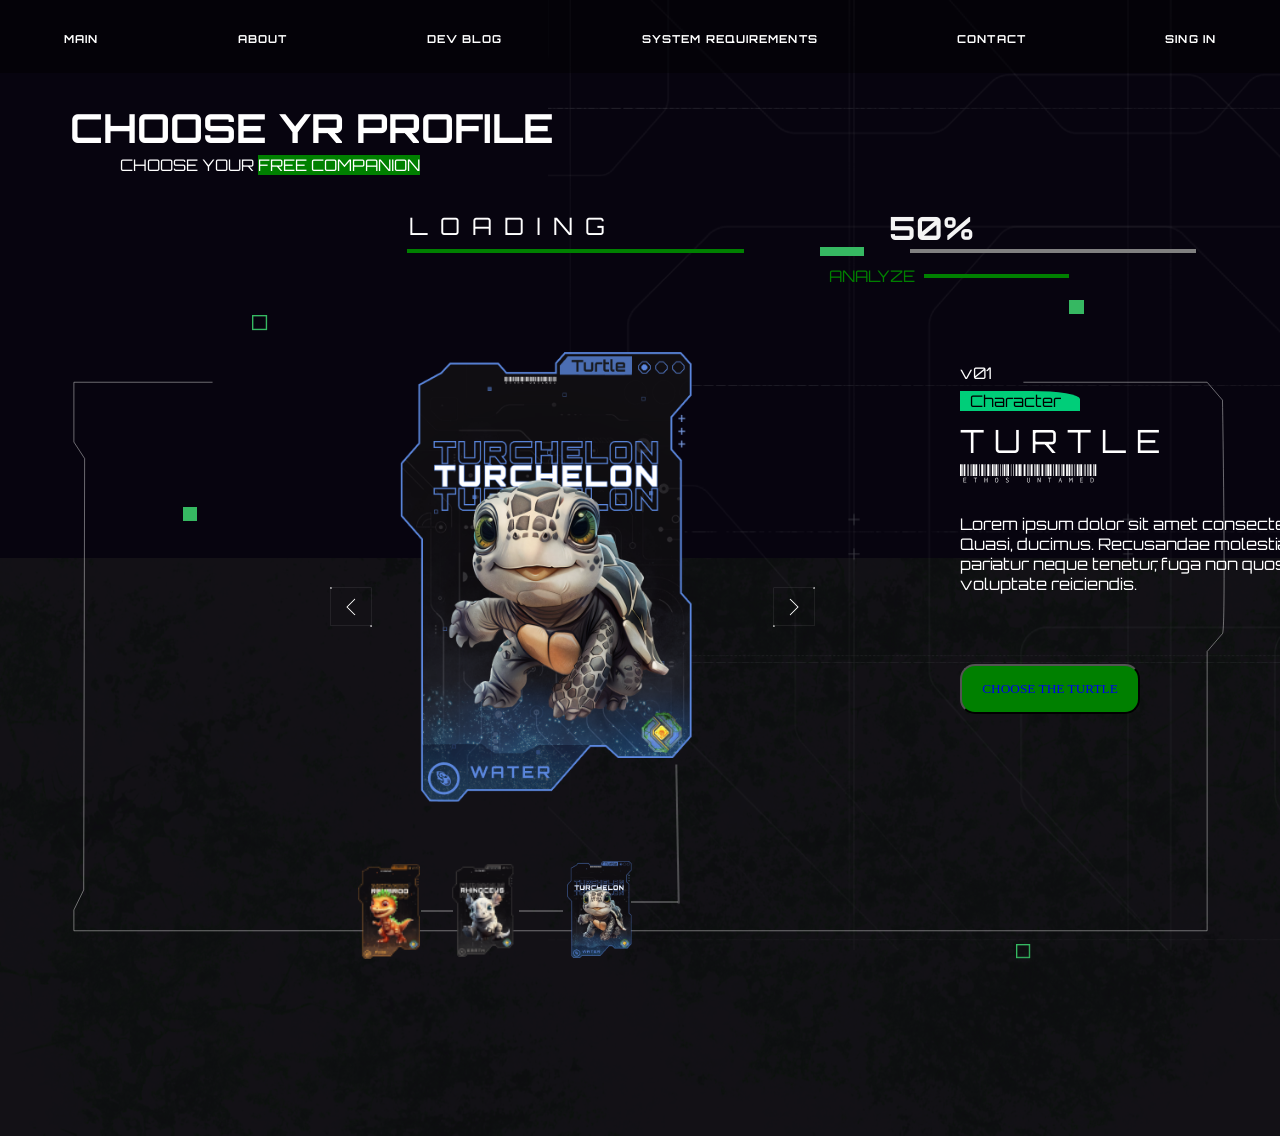
<file: devblog.html>
<!DOCTYPE html>
<html lang="en">
<link rel="stylesheet" href="style.css">
<link rel="stylesheet" href="https://cdn.jsdelivr.net/npm/bootstrap-icons@1.13.1/font/bootstrap-icons.min.css">

<head>
    <meta charset="UTF-8">
    <meta name="viewport" content="width=device-width, initial-scale=1.0">
    <title>Ethos</title>
</head>

<body>
    <nav>
        <ul class="nav-ul">
            <li class="nav-links"><a href="">main</a></li>
            <li class="nav-links"><a href="">about</a></li>
            <li class="nav-links"><a href="">dev blog</a></li>
            <li class="nav-links"><a href="">System requirements</a></li>
            <li class="nav-links"><a href="">Contact</a></li>
            <li class="nav-links"><a href="">sing in</a></li>
        </ul>
    </nav>
    <div class="headd">
        <h2 id="chooose">Choose yr profile</h2>
        <p id="choose1">Choose your <mark style="background: green;"> free companion </mark></p>
    </div>
    <div class="loaa">
        <p>Loading</p>
        <h2>50%</h2>
        <div class="div2"></div>
        <div class="div"></div>
        <div class="div3"></div>
    </div>
    <section>
        <div class="picrel">
            <div class="desc">
                <div id="vo1">v01</div>
                <div id="char">Character</div>
                <div id="Turtle">TURTLE</div>
                <div id="analyze">ANALYZE</div>
                <img src="./assets/img/ETHOS UNTAMED.png" alt="non">
                <div id="para">Lorem ipsum dolor sit amet consectetur adipisicing elit. Quasi, ducimus. Recusandae
                    molestiae suscipit, ad pariatur neque tenetur, fuga non quos vel optio deserunt voluptate
                    reiciendis.</div>
                <button id="buttonn"><a href="./guns.html">
                        CHOOSE THE TURTLE
                    </a>
                </button>
            </div>

            <img class="pica" src="./assets/img/Vector 47.svg" alt="we are sorry " width="90%">
            <div class="secimg">
                <img id="piii" src="./assets/img/turchelon.png" alt="nothing to show">
                <img id="dino1" src="./assets/img/dino1.png" alt="non disponible">
                <img id="dino2" src="./assets/img/dino2.png" alt="non disponible">
                <img id="dino3" src="./assets/img/turchelon.png" alt="nothing to show">
                <img class="linee" src="./assets/img/line.png" alt="nothing">
                <img class="linee1" src="./assets/img/line.png" alt="nothing">
                <img class="diva" src="./assets/img/line.png" alt="nothing">
                <img class="divaa" src="./assets/img/line.png" alt="nothing">
                <img class="rflech" src="./assets/img/Right Arrow.png" alt="nothing">
                <img class="lflech" src="./assets/img/Left Arrow.png" alt="nothing">
                <img class="zwa9a1" src="./assets/img/recaa.png" alt="nothing">
                <img class="zwa9a2" src="./assets/img/recaa1.png" alt="nothing">
                <img class="zwa9a3" src="./assets/img/recaa1.png" alt="nothing">
                <img class="zwa9a4" src="./assets/img/recaa1.png" alt="nothing">
                <img class="zwa9a5" src="./assets/img/recaa.png" alt="nothing">
            </div>
        </div>

        </div>

        </div>

    </section>

</body>


</html>
</file>
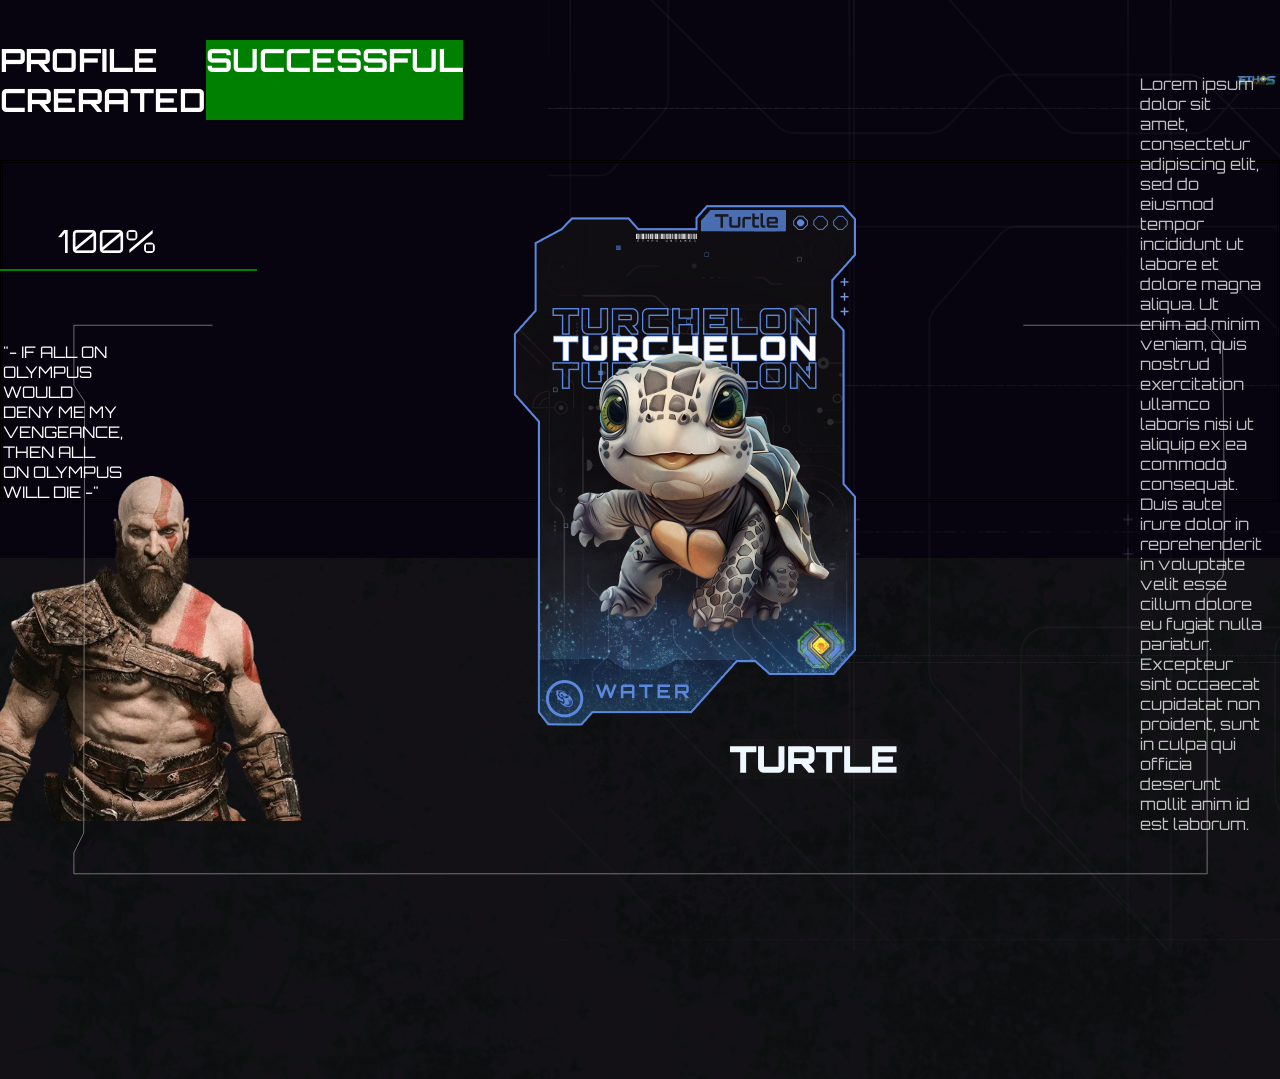
<file: mine.html>
<!DOCTYPE html>
<html lang="en">
<html lang="en">
<link rel="stylesheet" href="style.css">

<head>
    <meta charset="UTF-8">
    <meta name="viewport" content="width=device-width, initial-scale=1.0">
    <title>Document</title>
</head>

<body>
    <div class="princdiv">
        <div class="heaad">
            <h1 class="headtext">PROFILE CRERATED <mark style="background-color:  green;">SUCCESSFUL</mark> </h1>
            <div class="logoo"><img src="./assets/img/logo transparent 1 (1).png" alt="nothing">
            </div>
        </div>

        <div class="headdiv">
            <div class="level">
                <div class="picture11">100%</div>
                <div class="picture22">
                    <p id="bor"></p>
                </div>
                <div class="picture33"> <img src="./assets/img/God-Of-War-PNG-Clipart-Background-removebg-preview.png"
                        alt=""></div>
            </div>
            <div class="picture2"><img src="./assets/img/turchelon.png" alt="nothing"></div>
            <img class="pica" src="./assets/img/Vector 47.svg" alt="we are sorry " style="top: 120px;" width="90%">

        </div>

        <div class="divhead">
            <div class="textdiv1v">"- If All On Olympus Would Deny Me My Vengeance, Then All
                On Olympus Will Die -"</div>
            <div class="textdiv2">TURTLE</div>
            <div class="picture3">
                <img src="./assets/img/guuun.png" alt="" style="background-image: url(./assets/img/GUUUN1.png);">
            </div>
            <div class="textdiv3v">Lorem ipsum dolor sit amet, consectetur
                adipiscing elit, sed do eiusmod tempor incididunt ut labore et dolore magna aliqua. Ut enim ad minim
                veniam, quis nostrud exercitation ullamco laboris nisi ut aliquip ex ea commodo consequat. Duis aute
                irure dolor in reprehenderit in voluptate velit esse cillum dolore eu fugiat nulla pariatur.
                Excepteur sint occaecat cupidatat non proident, sunt in culpa qui officia deserunt mollit anim id est
                laborum.</div>
        </div>
        <div class="assult" style="color: white;">ASSAULT TRIFLE</div>


    </div>
    <style>
        .assult {
            display: flex;
            color: white;
            position: absolute;
            left: 87rem;
            text-transform: capitalize;
            letter-spacing: 5px;
            -webkit-text-stroke: thick;
            top: 57rem;
        }
    </style>

    <style>
        .heaad {
            display: flex;
            height: 10rem;
            justify-content: center;
            align-items: center;
            gap: 48rem;
            position: relative;
        }
    </style>
    <style>
        .level {
            display: flex;
            flex-direction: column;
            gap: 6rem;
            position: relative;
        }
    </style>

    <style>
        .headdiv {
            display: flex;
            justify-content: center;
            height: 21rem;
            align-items: center;
            gap: 36rem;
            border: double;
        }
    </style>
    <style>
        .divhead {
            display: flex;
            justify-content: center;
            align-items: center;
            height: 28rem;
            gap: 40rem;
        }
    </style>
    <style>
        .picture11 {
            text-align: center;
            color: white;
            font-size: xx-large;
            position: relative;
            left: -69px;
            bottom: 90px;
        }
    </style>
    <style>
        .picture22 {
            display: flex;
            background-color: rgb(255 255 255);
            position: absolute;
            color: green;
            width: 280px;
            right: -2rem;
            border: solid 1px;
            top: -42px;
        }

        .picture33 {
            display: flex;
            position: absolute;
            width: 24rem;
            left: -13rem;
            top: 165px;
        }
    </style>
    <style>
        .picture1 {}
    </style>
    <style>
        .picture2 {
            display: flex;
            position: relative;
            top: 134px;
            right: 18rem;
        }
    </style>
    <style>
        .picture3 {
            display: flex;
            position: absolute;
            left: 81rem;
            top: 41rem;
            height: 14rem;

        }
    </style>

    <style>
        .textdiv1v {
            color: white;
            position: relative;
            left: 13rem;
            bottom: 19rem;
            text-transform: uppercase;
        }
    </style>
    <style>
        .textdiv2 {
            display: flex;
            position: relative;
            left: 11rem;
            color: aliceblue;
            letter-spacing: 3px;
            font-size: xx-large;
            font-family: 'Orbitron';
            top: 33px;
            background-color: #80808008;
            text-transform: uppercase;
            text-align: center;
            -webkit-text-stroke: thick;
        }
    </style>
    <style>
        .textdiv3v {
            position: relative;
            top: -17rem;
            right: 14rem;
            color: #ffffffbd;
        }
    </style>

    <style>
        .headtext {
            display: flex;
            justify-content: center;
            color: white;
            right: 4rem;
        }
    </style>

    <style>
        .logoo {
            display: flex;
            height: auto;
            width: 269px;
            justify-content: center;
        }
    </style>

</body>

</html>
</file>
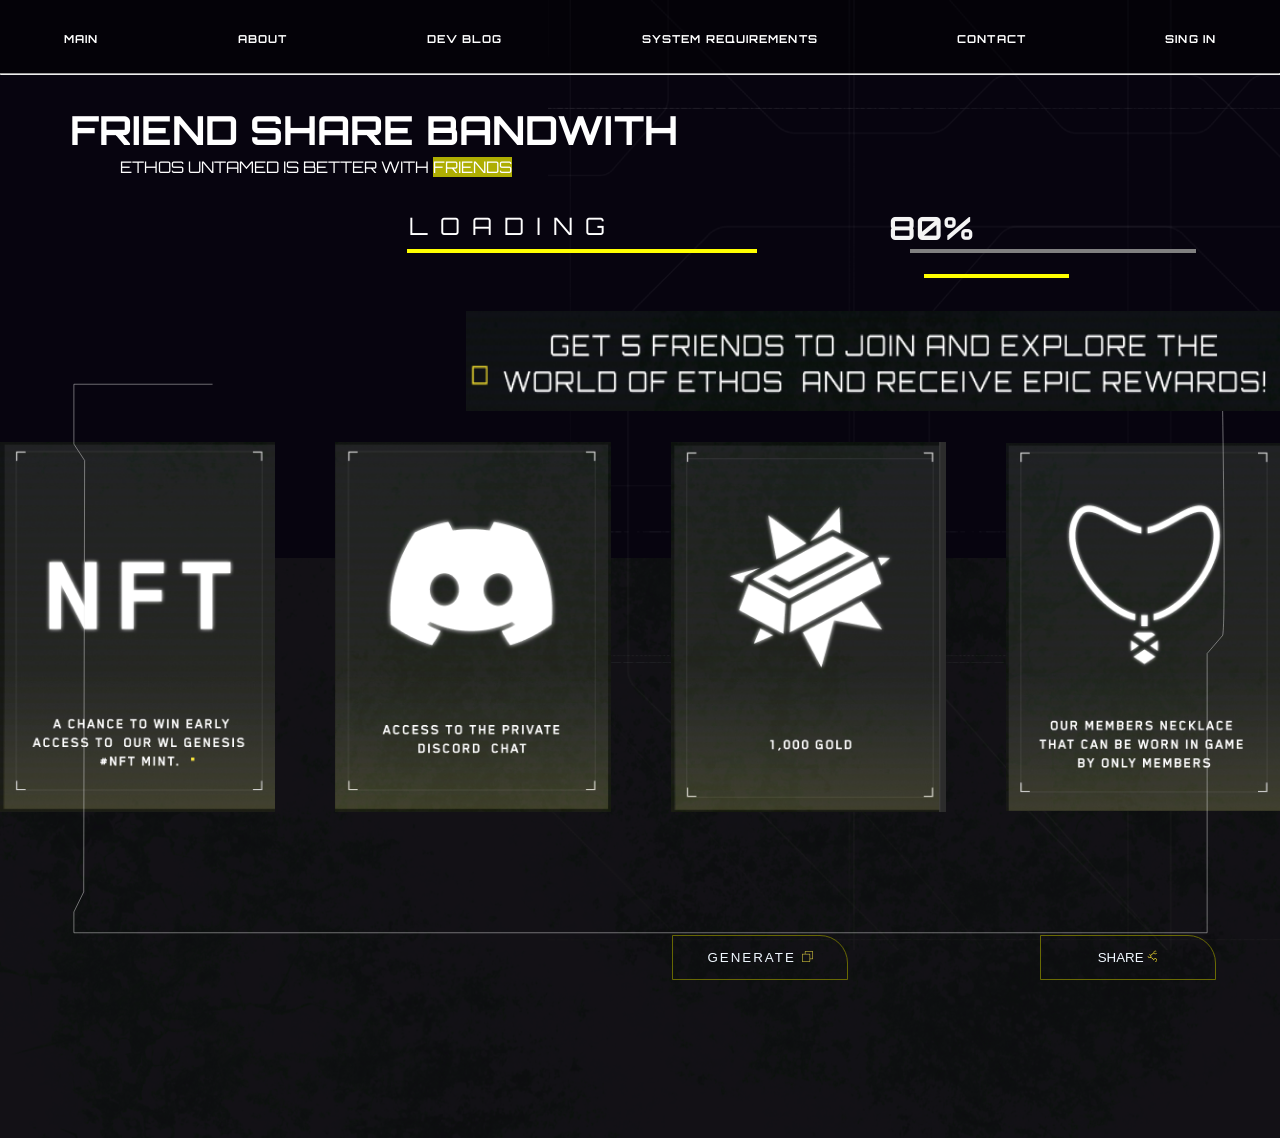
<file: rewards.html>
<!DOCTYPE html>
<html lang="en">
<link rel="stylesheet" href="style.css">
<link rel="stylesheet" href="https://cdn.jsdelivr.net/npm/bootstrap-icons@1.13.1/font/bootstrap-icons.min.css">

<head>
    <meta charset="UTF-8">
    <meta name="viewport" content="width=device-width, initial-scale=1.0">
    <title>Ethos</title>
</head>

<body>
    <nav>
        <ul class="nav-ul">
            <li class="nav-links"><a href="">main</a></li>
            <li class="nav-links"><a href="">about</a></li>
            <li class="nav-links"><a href="">dev blog</a></li>
            <li class="nav-links"><a href="">System requirements</a></li>
            <li class="nav-links"><a href="">Contact</a></li>
            <li class="nav-links"><a href="">sing in</a></li>
        </ul>
    </nav>
    <hr>

    <div class="headd">
        <h2 id="chooose">FRIEND SHARE BANDWITH</h2>
        <p id="choose1">ETHOS UNTAMED IS BETTER WITH <mark style="background: rgb(174, 174, 2);"> FRIENDS</mark></p>
    </div>
    <div class="loaa">
        <p>Loading</p>
        <h2>80%</h2>
        <div class="div23"></div>
        <div class="div"></div>
        <div class="div33"></div>
    </div>
    <div>
        <img class="pica2" src="./assets/img/Vector 47.svg" alt="we are sorry " width="90%">
        <div id="parag">
            <img src="./assets/img/Screenshot text.png" alt="nothing">
        </div>
        <div class="ima">
            <div class="guld">
                <img id="" src="./assets/img/Screenshot From 2025-10-16 11-44-18.png" alt="nothing">
            </div>
            <div>
                <img class="disicordcard" src="./assets/img/Screenshot From 2025-10-16 11-44-33.png" alt="nothing">
            </div>
            <div>
                <img class="nftcard" src="./assets/img/Screenshot From 2025-10-16 11-44-50.png" alt="nothing">
            </div>
            <div>
                <img class="necklacecard" src="./assets/img/Screenshot nicklace.png" alt="nothing">
            </div>
        </div>
        <div class="butons">
            <button class="buton1" style="color: aliceblue;">
                Generate
                <a class="imaaa" href=""><img src="./assets/img/Vectoricon1.png" alt="nothing"></a>
            </button>
            <button class="buton2" style="color: aliceblue;">Share
                <a href="./share.html"> <img src="./assets/img/Vectoricon2.png" alt="nothing"></a>
            </button>

            <button class="buton3" style="color: aliceblue;">
                <a href="./mine.html" class="btn3">preview</a>
            </button>    
            </div>
    </div>
</body>

</html>
</file>
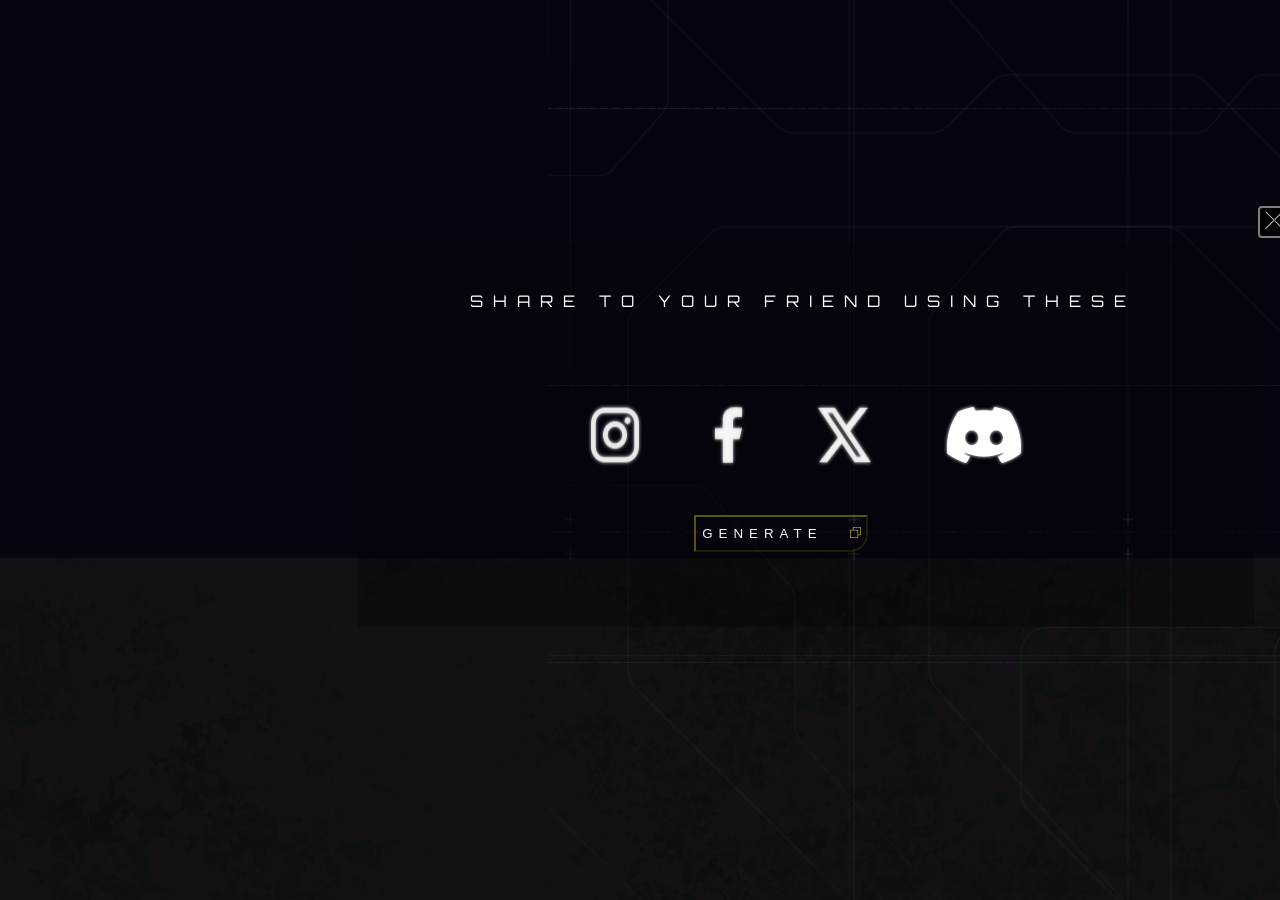
<file: share.html>
<!DOCTYPE html>
<html lang="en">
<link rel="stylesheet" href="style.css">
<link rel="stylesheet" href="https://cdn.jsdelivr.net/npm/bootstrap-icons@1.13.1/font/bootstrap-icons.min.css">

<head>
    <meta charset="UTF-8">
    <meta name="viewport" content="width=device-width, initial-scale=1.0">
    <title>share</title>
</head>
<style>

</style>

<body>
    <section class="sharee1">
        <div class="sharediv">
            <div class="sharetext">
                share to your friend using these
            </div>
            <div class="shareimag">
                <img src="./assets/img/Group 24.png" alt="nothing">
                <img src="./assets/img/Group 25.png" alt="nothing">
                <img src="./assets/img/Group 26.png" alt="nothing">
                <img src="./assets/img/Group 27.png" alt="nothing">

            </div>
            <button class="butonn1" style="color: aliceblue;">
                Generate
                <a class="imaaa2" href=""><img src="./assets/img/Vectoricon1.png" alt="nothing"></a>
            </button>
        </div>
         <button class="shabutoon" style="color: aliceblue;">
                <a href="./rewards.html"><img src="./assets/img/Exclude x.png" alt="nothing"></a>
            </button>
    </section>
</body>

</html>
</file>
<file: style.css>
:root {
    --body: #07040F;
    --text: #FFBD3B;
    --text-secondary: #1d85c7;
    --text-alt: #bebebe;
    --content: #1e1e1e;
    --bg-alt: #212121;
    --sidebar: #272727;
    --border: #434343;
    --text-green: #00ce79;
    --purple: #ab23ff;
    --input: #303030
}

@font-face {
    font-family: Orbitron;
    src: url(assets/Orbitron-VariableFont_wght.ttf) format('truetype')
}

@font-face {
    font-family: 'Blender Pro';
    src: url(assets/BLENDERPRO-BOLD.TTF) format('truetype')
}

* {
    margin: 0;
    padding: 0
}

html {
    margin: 0 !important;
    overflow: auto !important;
    scroll-behavior: smooth
}

body {
    font-family: Orbitron;
    background-color: var(--body);
    overflow-x: hidden;
    overflow-y: hidden;
    -webkit-font-smoothing: antialiased;
    -moz-osx-font-smoothing: grayscale;
    align-items: center
}

img {
    max-width: 100%;
    height: auto
}

.column {
    display: flex;
    flex-direction: column
}

li {
    list-style: none
}

a {
    text-decoration: none;
    font-family: Hacen
}

h1,
h2,
h3,
h4,
h5,
h6 {
    font-family: Orbitron;
    color: var(--text);
    margin: 0
}

p {
    font-family: Orbitron;
    font-style: normal;
    font-weight: 400;
    line-height: 150%;
    font-size: 1rem;
    color: #778b9e
}

.hero {
    background: url('assets/img/Vector\ 1\ \(6\).svg') no-repeat center, url('assets/img/Group\ 361.png') no-repeat center;
    position: relative;
    width: 100%;
    height: 100vh;
    display: flex;
    align-items: center;
    justify-content: center;
    flex-direction: column;
    gap: 2rem
}

.hero-logo {
    width: 53.5rem;
    height: auto
}

.hero-socials {
    position: absolute;
    display: flex;
    gap: 1rem;
    flex-direction: column;
    left: 6%;
    align-items: center
}

.hero-socials>p {
    writing-mode: vertical-rl;
    text-orientation: mixed;
    color: rgba(255, 255, 255, .8);
    text-align: center;
    font-size: 18.471px;
    font-style: normal;
    font-weight: 400;
    line-height: normal;
    text-transform: uppercase
}

.hero-text>p {
    writing-mode: vertical-rl;
    text-orientation: mixed;
    color: rgba(255, 255, 255, .8);
    text-align: center;
    font-family: Orbitron;
    font-size: 11px;
    font-style: normal;
    font-weight: 600;
    line-height: normal;
    position: absolute;
    top: 9%;
    right: 5%
}

.hero-slogan {
    color: #fff;
    font-family: Orbitron;
    font-size: 24px;
    font-style: normal;
    font-weight: 500;
    line-height: normal;
    text-transform: uppercase;
    position: absolute;
    top: 53%
}

.logo-container {
    display: flex;
    flex-direction: column;
    align-items: center
}

.hero-play-button {
    width: 7.594rem;
    height: 5.031rem;
    background-color: transparent;
    border: 0 solid;
    background-image: url("assets/img/Group\ 361\ \(1\).svg");
    background-repeat: no-repeat;
    z-index: 2;
    background-size: contain;
    clip-path: polygon(0 0, 88.5% 0, 100% 16%, 100% 100%, 11% 100%, 0 83%)
}

.hero-play-button:hover {
    background-color: #778b9e
}

.call-to-action {
    display: flex;
    align-items: center;
    gap: 2rem
}

.cta-button {
    width: 134px;
    height: 49px;
    background: rgba(0, 0, 0, .4);
    color: rgba(255, 255, 255, .82);
    text-align: center;
    font-family: Orbitron;
    font-size: 8.6px;
    font-style: normal;
    font-weight: 800;
    position: relative;
    line-height: normal;
    letter-spacing: .688px;
    text-transform: uppercase;
    z-index: 2;
    border: .5px solid rgba(255, 255, 255, .22)
}

.cta-button::before {
    content: "";
    position: absolute;
    display: inline-block;
    width: 5px;
    height: 5px;
    background-color: rgba(255, 255, 255, .58);
    top: -3%;
    left: -2%
}

.cta-button::after {
    content: "";
    position: absolute;
    display: inline-block;
    width: 5px;
    height: 5px;
    background-color: rgba(255, 255, 255, .58);
    bottom: -3%;
    right: -2%;
    transition: 1s ease-in
}

.cta-button:hover {
    background-color: rgba(217, 217, 217, .21)
}

nav {
    width: 100%;
    height: 73px;
    background-color: rgba(0, 0, 0, .44);
    display: flex;
    align-items: center;
    justify-content: center
}

.nav-ul {
    display: flex;
    width: 90%;
    align-items: center;
    justify-content: space-between;
    color: #fff
}

.nav-links>a {
    color: #fff;
    text-align: right;
    font-family: Orbitron;
    font-size: 11px;
    font-style: normal;
    font-weight: 700;
    line-height: normal;
    letter-spacing: 1.1px;
    text-transform: uppercase
}

.footer-hr {
    width: 100%;
    color: #fff;
    background-color: #fff;
    height: .3px;
    border: none
}

footer {
    width: 100%;
    height: 17.5rem;
    background-color: #07040f;
    display: flex;
    flex-direction: column;
    align-items: center;
    justify-content: center;
    margin-top: 4rem
}

.up-footer {
    display: flex;
    width: 100%;
    flex-direction: column;
    height: 11.063rem;
    align-items: center;
    justify-content: center;
    gap: 1.875rem
}

.stores-wrapper {
    width: 100%;
    display: flex;
    align-items: center;
    justify-content: center;
    gap: 50px;
    flex-wrap: wrap
}

.sub-footer {
    width: 100%;
    height: 5rem;
    display: flex;
    align-items: center;
    justify-content: space-around
}

.terms-socials {
    display: flex;
    align-items: center;
    justify-content: space-around;
    gap: 5rem
}

.rights {
    color: #fff;
    text-align: center;
    font-family: "Blender Pro";
    font-size: 12px;
    font-style: normal;
    font-weight: 700;
    line-height: normal;
    text-transform: uppercase
}

.terms>ul {
    display: flex;
    align-items: center;
    gap: 5rem
}

.terms>ul>li {
    color: #fff;
    text-align: center;
    font-family: "Blender Pro";
    font-size: 12px;
    font-style: normal;
    font-weight: 700;
    line-height: normal;
    text-transform: uppercase
}

.socials {
    display: flex;
    align-items: center;
    gap: 2rem
}

.footer-desc {
    display: flex;
    align-items: center;
    justify-content: center;
    width: 90%
}

.footer-desc>p {
    color: #fff;
    width: 90%;
    text-align: center;
    font-family: "Blender Pro";
    font-size: 8px;
    font-style: normal;
    font-weight: 700;
    line-height: normal;
    text-transform: uppercase
}

.story-wrapper {
    display: flex;
    flex-direction: column;
    width: 100%;
    align-items: center;
    height: 100vh;
    justify-content: space-around;
    background-image: url('assets/img/Group\ 365\ \(1\).png');
    background-repeat: no-repeat;
    background-size: 100% 150%;
    object-fit: contain
}

.story-cointainer {
    display: flex;
    width: 90%;
    align-items: center;
    justify-content: space-around
}

.story-column {
    display: flex;
    flex-direction: column;
    align-items: flex-start
}

.story-content {
    margin-left: 2rem;
    display: flex;
    flex-direction: column;
    width: 25.688rem;
    height: 16.625rem;
    margin-top: 2rem;
    gap: 1rem
}

.story-title>h1 {
    color: #fff;
    text-align: center;
    font-family: Orbitron;
    font-size: 48px;
    font-style: normal;
    font-weight: 400;
    line-height: normal;
    letter-spacing: 3.84px;
    text-transform: uppercase
}

.story-slider {
    width: 34.375rem
}

.swiper-slide {
    display: flex;
    justify-content: center;
}

.story-slogan {
    position: relative
}

.story-pagination {
    color: #537dd8;
    font-family: "Blender Pro";
    font-size: 13px;
    font-style: normal;
    font-weight: 700;
    line-height: normal;
    text-transform: uppercase
}

.story-pagination::before {
    content: "";
    width: 6px;
    height: 6px;
    background-color: #537dd8;
    display: inline-block;
    margin-right: .3rem;
    margin-bottom: .09rem
}

mark {
    background-color: #537dd8;
    color: #fff
}

.story-slogan>svg {
    position: absolute;
    right: 0;
    bottom: 0
}

.story-slogan>h2 {
    width: 16.813rem;
    color: #fff;
    font-family: "Blender Pro";
    font-size: 20px;
    font-style: normal;
    font-weight: 700;
    line-height: normal;
    text-transform: uppercase
}

.story-p {
    color: #fff;
    font-family: Orbitron;
    font-size: 12px;
    font-style: normal;
    font-weight: 700;
    line-height: 189%;
    text-transform: capitalize
}

.story-button {
    position: relative;
    width: 134px;
    height: 49px;
    background: rgba(83, 125, 216, .12);
    color: rgba(255, 255, 255, .82);
    text-align: center;
    font-family: Orbitron;
    font-size: 8.5px;
    font-style: normal;
    font-weight: 800;
    line-height: normal;
    letter-spacing: .68px;
    border: none;
    text-transform: uppercase
}

.story-button::before {
    content: "";
    position: absolute;
    display: inline-block;
    width: 5px;
    height: 5px;
    background-color: rgba(255, 255, 255, .58);
    top: -3%;
    left: -2%
}

.story-button::after {
    content: "";
    position: absolute;
    display: inline-block;
    width: 5px;
    height: 5px;
    background-color: rgba(255, 255, 255, .58);
    bottom: -3%;
    right: -2%;
    transition: 1s ease-in
}

.story-button:hover {
    background-color: rgba(83, 125, 216, .25)
}

.story-character {
    width: auto;
    height: auto
}

.teaser-wrapper {
    height: 26.313rem;
    width: 100%;
    display: flex;
    align-items: center;
    justify-content: center;
    background-image: url('assets/img/Frame\ 1\ \(3\).png');
    background-repeat: no-repeat;
    background-size: 100% 100%;
    object-fit: contain
}

.teaser-container {
    display: flex;
    flex-direction: column;
    align-items: center;
    justify-content: center;
    gap: 1rem
}

.teaser-cta>p {
    color: rgba(255, 255, 255, .83);
    font-size: 32px;
    font-style: normal;
    font-weight: 400;
    line-height: normal;
    letter-spacing: 5.76px;
    text-transform: uppercase;
    width: 34.625rem;
    height: auto;
    --s: 20px;
    --t: 1px;
    --g: 10px;
    padding: calc(var(--g) + var(--t));
    outline: var(--t) solid #fff;
    outline-offset: calc(-1*var(--t));
    mask: conic-gradient(at var(--s) var(--s), #0000 75%, #000 0) 0 0/calc(100% - var(--s)) calc(100% - var(--s)), linear-gradient(#000 0 0) content-box;
    transition: .4s
}

.news-papper-wrraper {
    height: 329px;
    width: 100%;
    display: flex;
    align-items: center;
    justify-content: center;
    background-image: url('assets/img/Rectangle\ 117.png');
    background-repeat: no-repeat;
    background-size: 100% 100%;
    object-fit: contain
}

.news-papper-title {
    color: #fff;
    width: 501px;
    text-align: center;
    font-family: Orbitron;
    font-size: 32px;
    font-style: normal;
    font-weight: 700;
    line-height: 120%
}

.profile-setup-wrraper {
    display: flex;
    flex-direction: column;
    align-items: center;
    height: 1198px;
    gap: 106px
}

.profile-setup-cta {
    width: 973.22px;
    margin-top: 88px
}

.profile-setup-cta>p {
    color: rgba(255, 255, 255, .83);
    text-align: center;
    font-family: Orbitron;
    font-size: 30.508px;
    font-style: normal;
    font-weight: 400;
    line-height: normal;
    letter-spacing: 5.492px;
    text-transform: uppercase
}

.profile-setup-cta>p>span {
    color: #fff;
    font-size: 30.508px;
    font-style: normal;
    font-weight: 400;
    line-height: normal;
    letter-spacing: 5.492px;
    text-transform: uppercase;
    background-color: rgba(255, 234, 49, .51)
}

.profile-setup-container {
    display: flex;
    flex-direction: column;
    align-items: flex-start;
    width: 1309px;
    height: 819px
}

.profile-setup-cta::before {
    display: inline-block;
    content: url('assets/img/Group\ 371.png');
    transform: translateY(-1rem) translateX(5%)
}

.profile-setup-cta::after {
    display: inline-block;
    content: url('assets/img/Group\ 371.png');
    transform: translateY(1rem) translateX(5%)
}

.profile-setup-title>h1 {
    width: 553px;
    color: #fff;
    font-family: Orbitron;
    font-size: 40px;
    font-style: normal;
    font-weight: 400;
    line-height: normal;
    text-transform: uppercase
}

.profile-setup-slogan>h1 {
    color: #fff;
    margin-left: 2rem;
    margin-top: .5rem;
    font-family: Orbitron;
    font-size: 14px;
    font-style: normal;
    font-weight: 400;
    line-height: normal;
    text-transform: uppercase
}

.profile-setup-slogan>h1>span {
    color: #000;
    font-size: 14px;
    font-style: normal;
    font-weight: 700;
    line-height: normal;
    text-transform: uppercase;
    background-color: rgba(255, 234, 49, 1);
    clip-path: polygon(0 0, 97% 0, 100% 20%, 100% 100%, 0 100%)
}

.profile-setup-card {
    margin-top: 130px;
    height: 619px;
    position: relative;
    display: flex;
    align-items: center;
    justify-content: space-around
}

.profile-setup-card-shape {
    position: absolute
}

.character-slider {
    width: 40%
}

.character-info {
    width: 50%;
    display: flex;
    flex-direction: column;
    gap: 1rem
}

.character-info-title>h1 {
    color: #fff;
    font-family: Orbitron;
    font-size: 48px;
    font-style: normal;
    font-weight: 400;
    line-height: normal;
    letter-spacing: 3.84px;
    text-transform: uppercase
}

.character-info-title::before {
    content: "";
    display: inline-block;
    width: 123px;
    height: 14.5px;
    background-color: rgba(255, 234, 49, 1);
    clip-path: polygon(0 0, 80% 1%, 100% 100%, 100% 100%, 0 100%)
}

.character-info-title::after {
    display: inline-block;
    content: url('assets/img/ETHOS\ UNTAMED.png')
}

.character-info-text {
    color: #fff;
    font-family: "Blender Pro";
    font-size: 12px;
    font-style: normal;
    font-weight: 700;
    line-height: 189%;
    text-transform: capitalize
}

.character-info-input {
    display: flex;
    gap: 22px
}

.character-info-input>input[type=text] {
    width: 196px;
    height: 29px;
    background-color: transparent;
    border: 1px solid rgba(255, 255, 255, .6)
}

.character-info-button {
    width: 105.841px;
    height: 38.703px;
    background: rgba(255, 234, 49, .28);
    border: none;
    background-image: url(assets/img/Exclude.png);
    background-repeat: no-repeat;
    background-size: 100% 100%
}

.section-number {
    color: #ffea31;
    font-family: "Blender Pro";
    font-size: 13px;
    font-style: normal;
    font-weight: 700;
    line-height: normal;
    text-transform: uppercase
}

.profile-setup-container>.section-number::before {
    content: "";
    width: 6px;
    height: 6px;
    background-color: rgba(255, 234, 49, 1);
    display: inline-block;
    margin-right: .3rem;
    margin-bottom: .09rem
}

.headd h2 {
    display: flex;
    font-family: Orbitron;
    color: white;
    padding-top: 30px;
    font-size: 40px;
    padding-left: 70px;
    text-transform: uppercase;
}

.headd p {
    color: white;
    padding-left: 80px;
    padding-left: 120px;
    text-transform: uppercase;
}

.loaa p {
    display: flex;
    font-family: Orbitron;
    padding-top: 60px;
    padding-left: 180px;
    font-size: x-large;
    position: absolute;
    letter-spacing: 12px;
    top: 80px;
    color: white;
    text-transform: uppercase;
}

.loaa h2 {
    font-family: Orbitron;
    color: rgb(244, 244, 244);
    font-size: xx-large;
    position: absolute;
    top: 140px;
    left: 840px
}

.loaa {
    display: flex;
    padding-left: 180px;
    position: absolute;
    top: 68px;
    left: 49px;
}

#piii {
    position: absolute;
    top: 22rem;
    display: flex;
    left: 25rem;
    width: 300px;
    height: 450px;

}

.pica {
    position: absolute;
    left: 73px;
    height: 959px;
}


.desc {
    display: flex;
    align-items: start;
    justify-content: center;
    flex-wrap: wrap;
    color: white;
    gap: 10px;
    flex-direction: column;
    position: absolute;
    top: 29rem;
    left: 60rem;
    width: 40vw;
}

#vo1 {
    position: absolute;
    bottom: 100px;

}

#char {
    position: absolute;
    top: -73px;
    background-color: #00ce79;
    color: #000;
    width: 110px;
    border-top-right-radius: 40%;
    padding-left: 2%;


}

#Turtle {
    position: absolute;
    top: -43px;
    letter-spacing: 10px;
    text-transform: uppercase;
    font-size: xx-large;

}


#para {
    position: absolute;
    top: 50px;
}

#buttonn {
    position: absolute;
    top: 200px;
    width: 180px;
    height: 50px;
    background-color: green;
    border-radius: 15px;
    color: #f9f9f9;
    z-index: 100;

}

body {
    background-image: url("assets/img/Group\ 365.png");
}

.div {
    border: 2px solid grey;
    width: 22vw;
    position: absolute;
    left: 861px;
    top: 181px;
}

.div2 {
    border: 2px solid green;
    width: 26vw;
    position: absolute;
    left: 358px;
    top: 181px;
}

.div3 {
    border: 2px solid green;
    width: 11vw;
    position: absolute;
    left: 875px;
    top: 206px;
}

.div4 {
    border: solid white;
    display: flex;
    position: absolute;
    left: 635px;
    top: 821px;
    width: 50px;
}


#analyze {
    font-family: Orbitron;
    color: green;
    position: absolute;
    left: -131px;
    top: -198px;
}

#dino1 {
    display: flex;
    position: absolute;
    left: 358px;
    top: 864px;
    width: 62px;
}

#dino2 {
    display: flex;
    position: absolute;
    left: 452px;
    top: 864px;
    width: 64px;
}

#dino3 {
    display: flex;
    position: absolute;
    left: 567px;
    top: 861px;
    width: 66px;
}

.linee {
    display: flex;
    position: absolute;
    top: 910px;
    left: 421px;
    width: 32px;
    height: 2px;
}

.linee1 {
    display: flex;
    position: absolute;
    top: 910px;
    left: 519px;
    width: 44px;
    height: 2px;
}

.diva {
    display: flex;
    position: absolute;
    left: 631px;
    top: 901px;
    width: 47px;
    height: 2px;
}

.divaa {
    display: flex;
    position: absolute;
    left: 608px;
    top: 833px;
    width: 139px;
    height: 2px;
    transform: rotate(89deg);
}

.rflech {
    display: flex;
    position: absolute;
    left: 773px;
    top: 587px;
}

.lflech {
    display: flex;
    position: absolute;
    left: 330px;
    top: 587px;
}

.zwa9a1 {
    display: flex;
    position: absolute;
    left: 252px;
    top: 315px;
}

.zwa9a2 {
    display: flex;
    position: absolute;
    right: 416px;
    top: 247px;
    width: 44px;
    height: 9px;
}

.zwa9a3 {
    display: flex;
    position: absolute;
    left: 183px;
    top: 507px;
    width: 14px;
    height: 14px;
}

.zwa9a4 {
    display: flex;
    position: absolute;
    right: 196px;
    top: 300px;
    width: 15px;
    height: 14px;
}

.zwa9a5 {
    display: flex;
    position: absolute;
    right: 249px;
    bottom: -59px;
    width: 15px;

}


.headd2 h2 {
    display: flex;
    font-family: Orbitron;
    color: white;
    padding-top: 30px;
    font-size: 40px;
    padding-left: 70px;
    text-transform: uppercase;
}

.headd2 p {
    color: white;
    padding-left: 80px;
    padding-left: 120px;
    text-transform: uppercase;
}

.loaa2 p {
    display: flex;
    font-family: Orbitron;
    padding-top: 60px;
    padding-left: 180px;
    font-size: x-large;
    position: absolute;
    letter-spacing: 12px;
    top: 80px;
    color: white;
    text-transform: uppercase;
}

.loaa2 h2 {
    font-family: Orbitron;
    color: rgb(244, 244, 244);
    font-size: xx-large;
    position: absolute;
    top: 140px;
    left: 840px
}

.loaa2 {
    display: flex;
    padding-left: 180px;
    position: absolute;
    top: 68px;
    left: 49px;
}

#piii2 {
    position: absolute;
    top: 33rem;
    display: flex;
    left: 26.5rem;
    width: 276px;
    height: 170;

}

#guuun {
    display: flex;
    position: absolute;
    left: 413px;
    top: 455px;
    width: 322px;
    height: 281px;
}

#gun1 {
    display: flex;
    position: absolute;
    left: 440px;
    top: 867px;
    width: 82px;
    height: 92px;
}

.pica2 {
    position: absolute;
    left: 73px;
    height: 959px;
}


.desc2 {
    display: flex;
    align-items: start;
    justify-content: center;
    flex-wrap: wrap;
    color: white;
    gap: 10px;
    flex-direction: column;
    position: absolute;
    top: 29rem;
    left: 60rem;
    width: 40vw;
}

#vo12 {
    position: absolute;
    bottom: 100px;

}

#waponn {
    position: absolute;
    top: -73px;
    background-color: #00ce79;
    color: #000;
    width: 110px;
    border-top-right-radius: 40%;
    padding-left: 2%;


}

#assult {
    position: absolute;
    top: -43px;
    letter-spacing: 10px;
    text-transform: uppercase;
    font-size: xx-large;

}


#para2 {
    position: absolute;
    top: 50px;
}

#buttonn2 {
    position: absolute;
    top: 200px;
    width: 180px;
    height: 50px;
    background-color: green;
    border-radius: 15px;
    color: #f9f9f9;
    z-index: 100;

}

body {
    background-image: url("assets/img/Group\ 365.png");
}

.div2222 {
    border: 2px solid grey;
    width: 22vw;
    position: absolute;
    left: 878px;
    top: 182px;
}

.div3333 {
    border: 2px solid green;
    width: 27vw;
    position: absolute;
    left: 358px;
    top: 181px;
}

.div4444 {
    border: 2px solid green;
    width: 11vw;
    position: absolute;
    left: 875px;
    top: 206px;
}

.div42 {
    border: solid white;
    display: flex;
    position: absolute;
    left: 635px;
    top: 821px;
    width: 50px;
}


#analyze2 {
    font-family: Orbitron;
    color: green;
    position: absolute;
    left: -131px;
    top: -198px;
}

#dino12 {
    display: flex;
    position: absolute;
    left: 358px;
    top: 864px;
    width: 62px;
    background-image: image-set("./assets/img/Rectangle 73.png");
}

#dino22 {
    height: 89px;
    display: flex;
    position: absolute;
    left: 453px;
    top: 864px;
    background-image: image-set("./assets/img/re");
}

#dino32 {
    display: flex;
    position: absolute;
    left: 567px;
    top: 861px;
    width: 66px;
    background-image: image-set("./assets/img/guun3.png");
}

.linee2 {
    display: flex;
    position: absolute;
    top: 910px;
    left: 421px;
    width: 32px;
    height: 2px;
}

.linee12 {
    display: flex;
    position: absolute;
    top: 910px;
    left: 519px;
    width: 44px;
    height: 2px;
}

.diva2 {
    display: flex;
    position: absolute;
    left: 631px;
    top: 901px;
    width: 47px;
    height: 2px;
}

.divaa2 {
    display: flex;
    position: absolute;
    left: 608px;
    top: 833px;
    width: 139px;
    height: 2px;
    transform: rotate(89deg);
}

.rflech2 {
    display: flex;
    position: absolute;
    left: 773px;
    top: 587px;
}

.lflech2 {
    display: flex;
    position: absolute;
    left: 330px;
    top: 587px;
}

.zwa9a12 {
    display: flex;
    position: absolute;
    left: 252px;
    top: 315px;
}

.zwa9a22 {
    display: flex;
    position: absolute;
    right: 416px;
    top: 247px;
    width: 44px;
    height: 9px;
}

.zwa9a32 {
    display: flex;
    position: absolute;
    left: 183px;
    top: 507px;
    width: 14px;
    height: 14px;
}

.zwa9a42 {
    display: flex;
    position: absolute;
    right: 196px;
    top: 300px;
    width: 15px;
    height: 14px;
}

.zwa9a52 {
    display: flex;
    position: absolute;
    right: 249px;
    bottom: -59px;
    width: 15px;

}


#guun2 {
    display: flex;
}

#guun3 {
    display: flex;
}

#guun4 {
    display: flex;
}


.ima {
    display: flex;
    height: 100vh;
    justify-content: center;
    align-items: center;
    gap: 60px;
}

#parag {
    display: flex;
    position: absolute;
    height: 100px;
    left: 466px;
    top: 311px;
}

/* .guld{
    display: flex;
    position: relative;
} */

/* #gold1000 {
    display: flex;
    color: aliceblue;
    position: relative;
    bottom: 69px;
    left: 63px;
} */

/* #discordtext {
    display: flex;
    position: relative;
    bottom: 69px;
    left: 63px;
    font-size: 15px;
} */

/* #nfttext {
    display: flex;
    position: relative;
    bottom: 69px;
    left: 63px;

} */

.div23 {
    display: flex;
    border: 2px solid yellow;
    width: 27vw;
    position: absolute;
    left: 358px;
    top: 181px;
}

.div33 {
    display: flex;
    border: 2px solid yellow;
    width: 11vw;
    position: absolute;
    left: 875px;
    top: 206px;
}

.buton1 {
    height: 45px;
    width: 176px;
    position: absolute;
    left: 42rem;
    top: 2rem;
    border-top-right-radius: 28px;
    gap: 10px;
    text-transform: uppercase;
    letter-spacing: 2px;
    border: none;
    border: rgba(117, 117, 0, 0.867) solid 1px;
    background-color: transparent;
}

.btn3 {
    display: inline-block;
    padding: 8px 16px;
    background: transparent;
    text-decoration: none;
    border-radius: 4px;
    font-family: sans-serif;
    color: #919191;
}


.buton3 {
    z-index: 100;
    height: 45px;
    height: 45px;
    width: 176px;
    position: absolute;
    left: 95rem;
    top: 5rem;
    gap: 10px;
    color: #00ce79;
    text-transform: uppercase;
    letter-spacing: 2px;
    border: none;
    border: #00ce79 solid 2px;
    background-color: transparent;
    border-radius: 15px;
    -webkit-text-stroke: medium;

}

.buton3:hover {
    color: #00f0ff;
    border-color: #00f0ff;
    background: rgba(0, 240, 255, 0.1);
}



.butons {
    position: absolute;
    gap: 90px;
    top: -11rem;
    position: relative;
    display: flex;
    align-items: center;
    justify-content: center;
}

.buton2 {
    height: 45px;
    width: 176px;
    position: absolute;
    left: 65rem;
    top: 2rem;
    border-top-right-radius: 28px;
    color: aliceblue;
    border: none;
    border: rgba(120, 120, 2, 0.869) solid 1px;
    background-color: transparent;
    justify-content: center;
    text-transform: uppercase;
}

/* .imaaa{
    display: flex;
    justify-content: center;
} */
.sharee1 {
    background-color: #00000047;
    left: 28%;
    display: flex;
    justify-content: center;
    align-items: center;
    position: absolute;
    top: 27%;
    height: 24rem;
    width: 56rem;
}

.shareimag {
    display: flex;
    gap: 68px;
}

.sharetext {
    display: flex;
    top: 3rem;
    display: flex;
    position: absolute;
    left: 7rem;
    color: white;
    text-transform: uppercase;
    letter-spacing: 10px;
}

.butonn1 {
    color: aliceblue;
    background-color: transparent;
    width: 174px;
    height: 37px;
    display: flex;
    position: absolute;
    top: 17rem;
    left: 21rem;
    justify-content: center;
    align-items: center;
    gap: 27px;
    letter-spacing: 6px;
    text-transform: uppercase;
    border-color: #858512a1;
    border-bottom-right-radius: 18px;
}

.shabutoon {
    background-color: #000000;
    display: flex;
    position: absolute;
    left: 900px;
    height: 32px;
    width: 32px;
    top: -37px;
    justify-content: center;
    border-color: grey;
    border-style: solid;
    align-items: center;
    border-radius: 4px;
}
</file>
